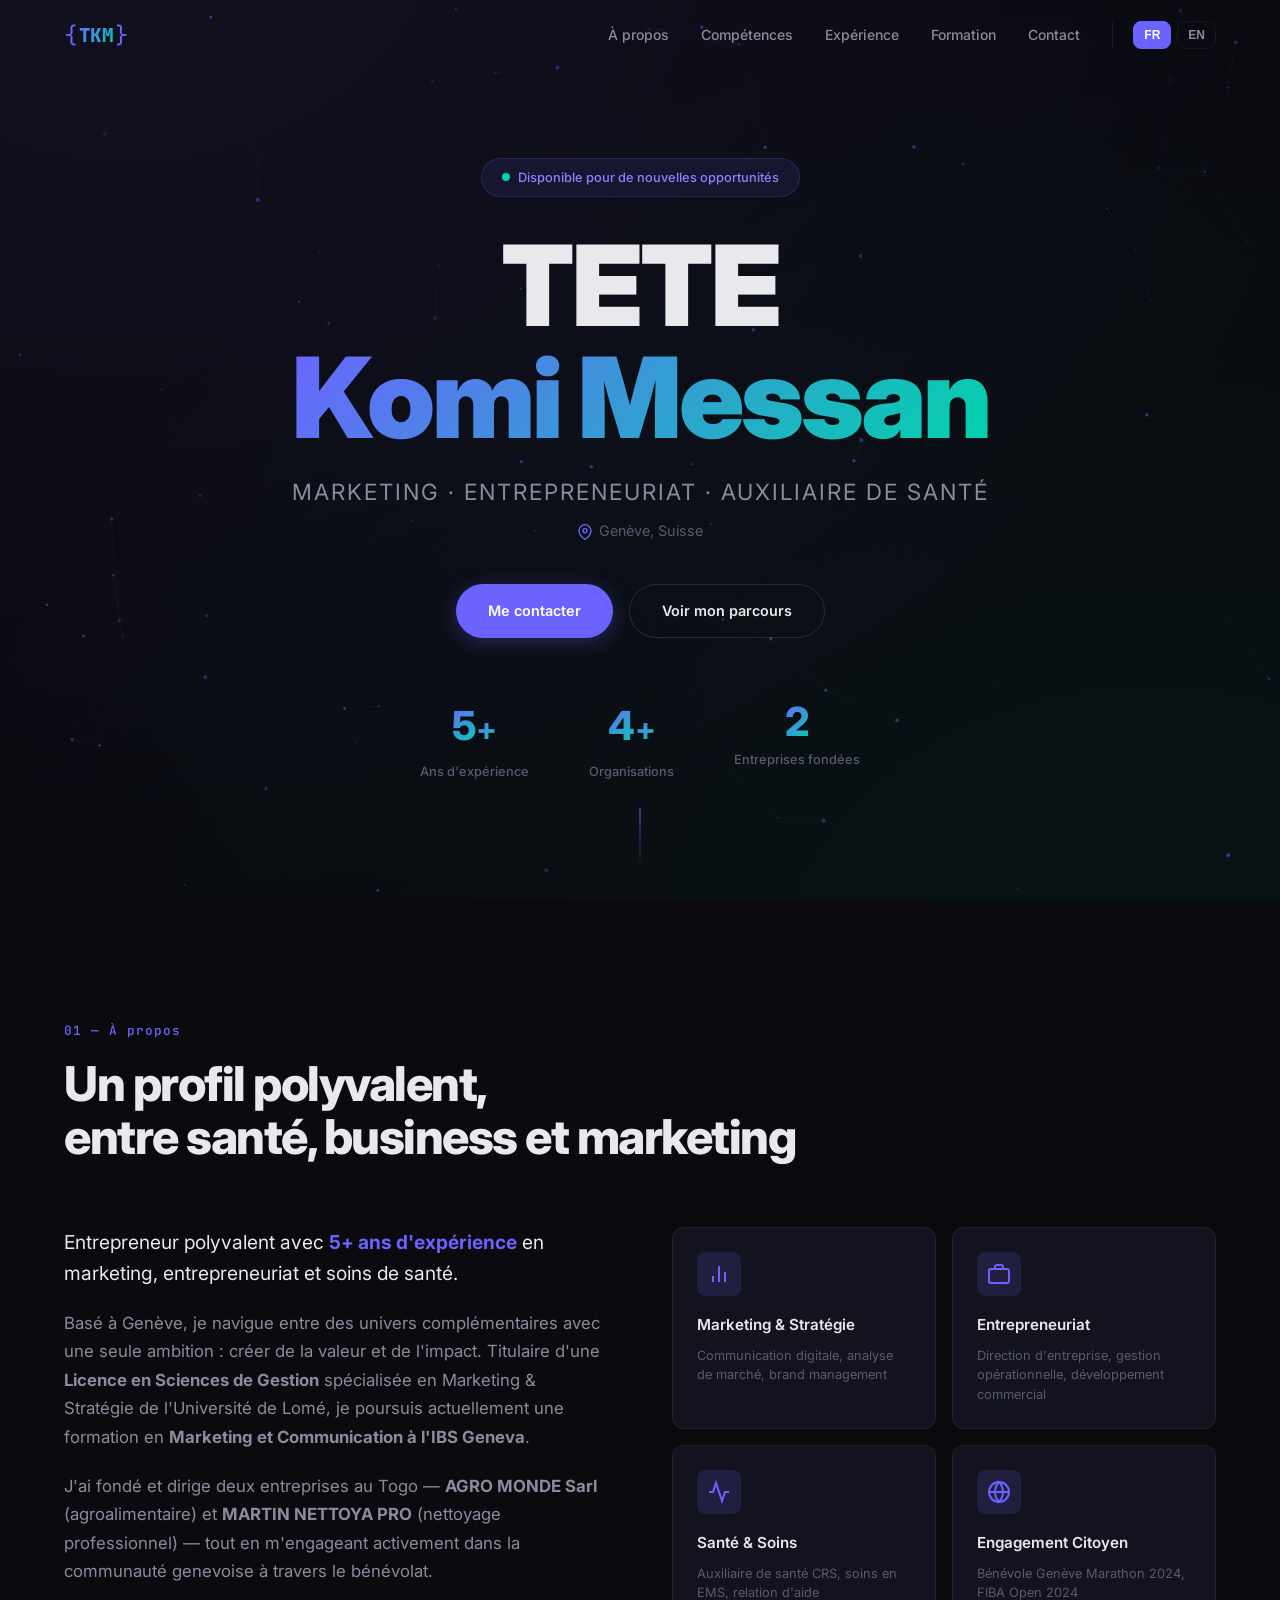
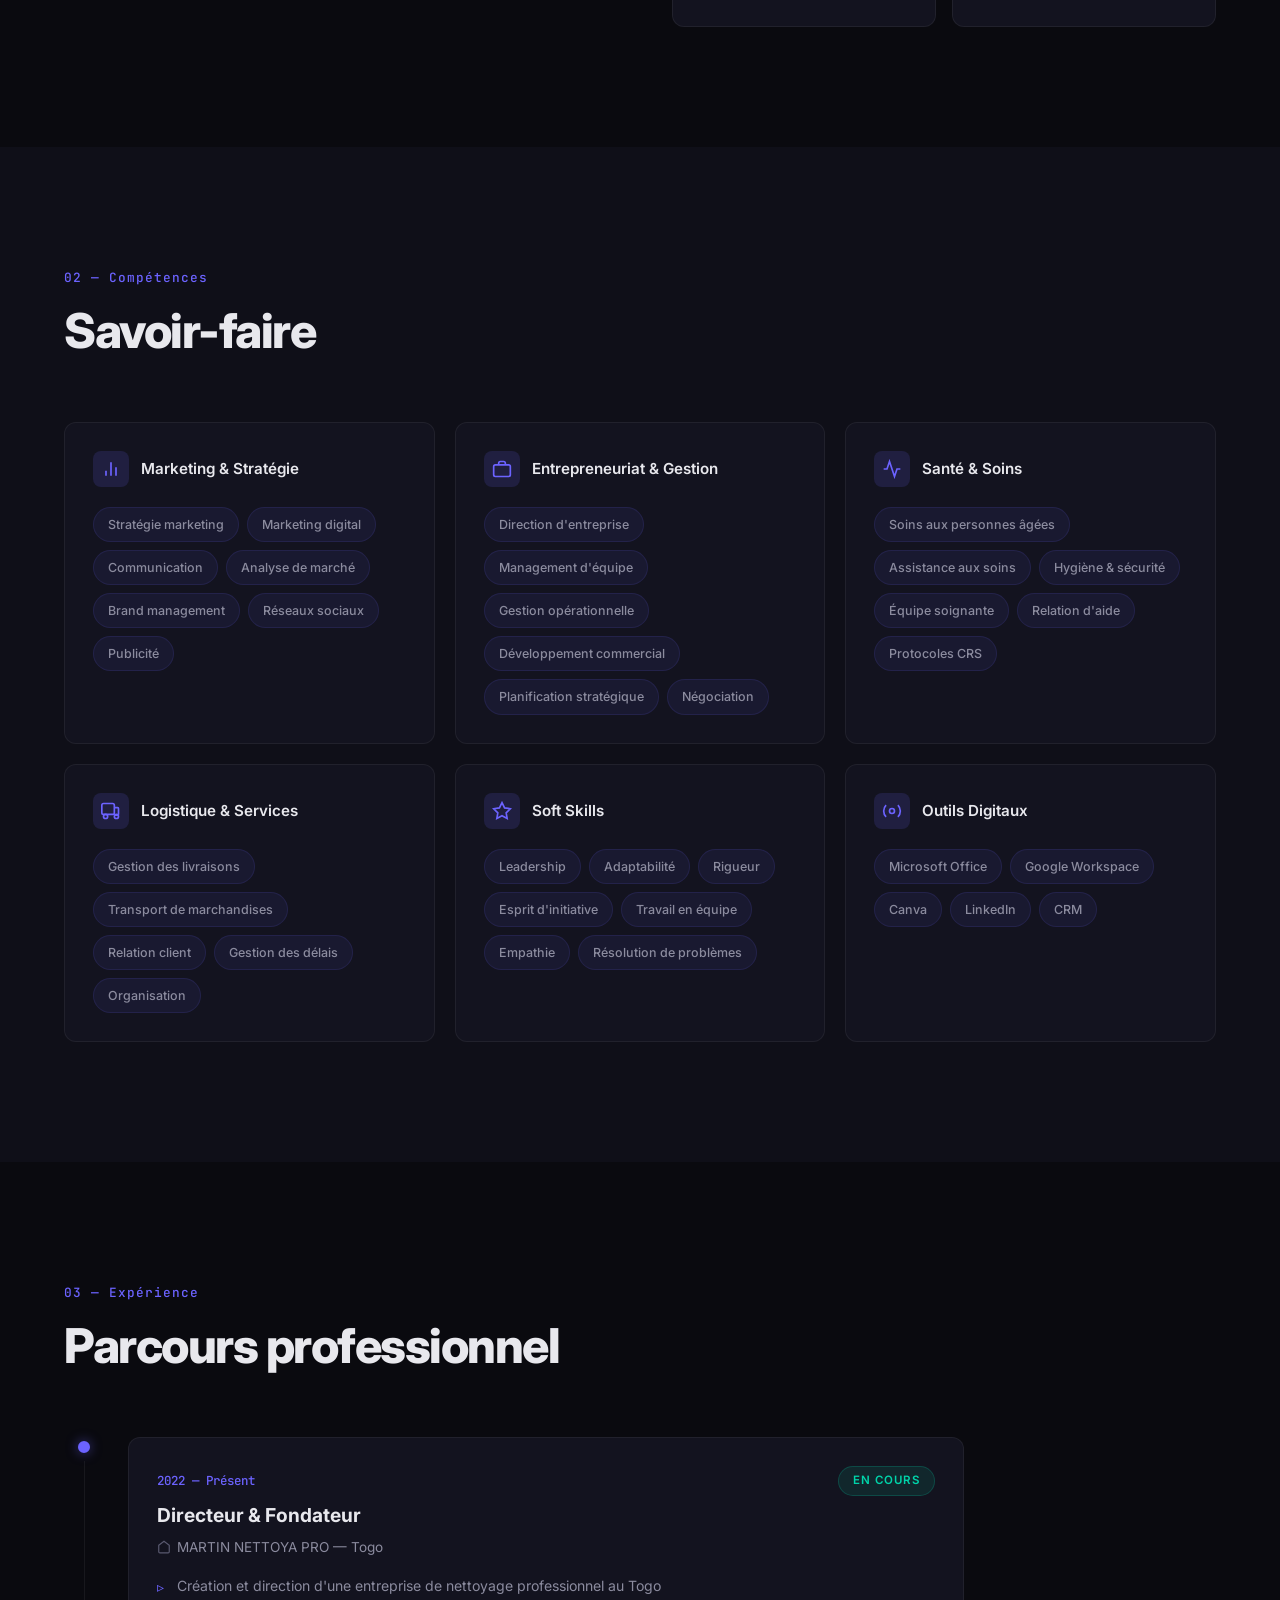
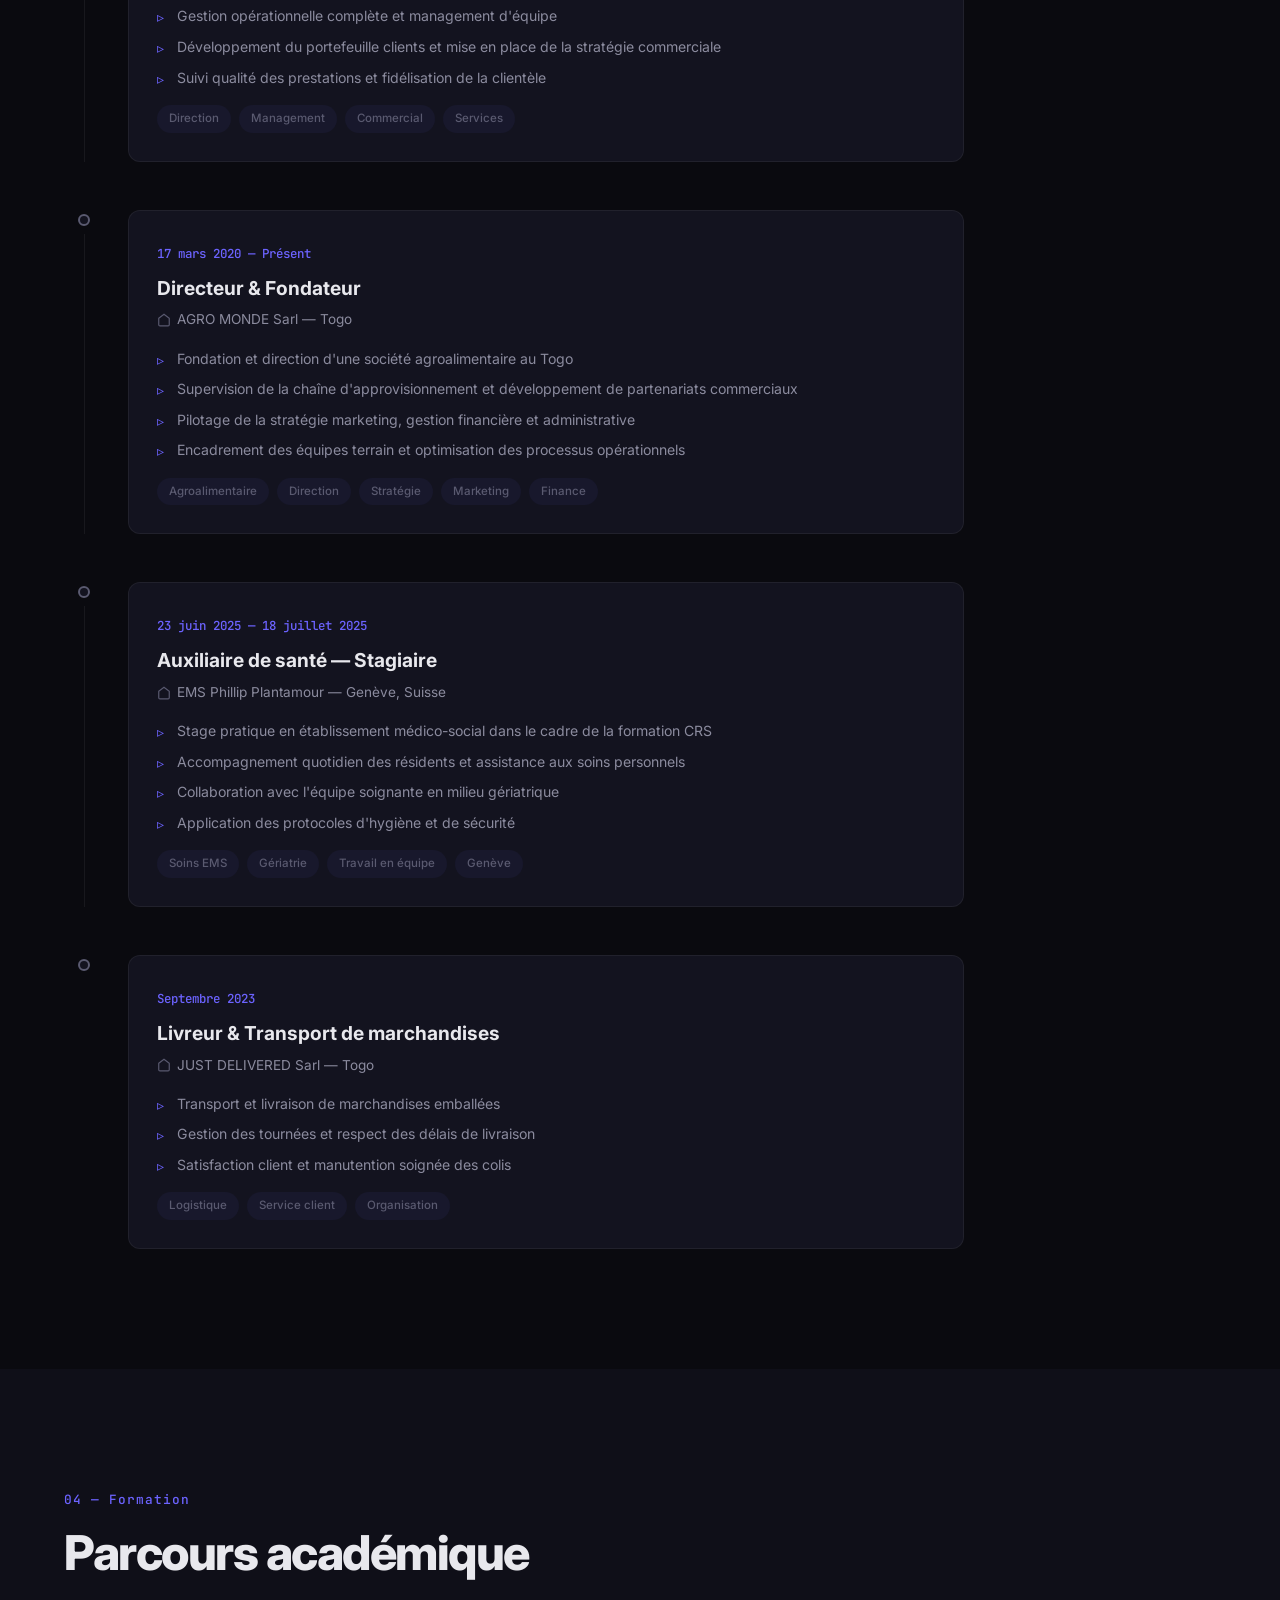
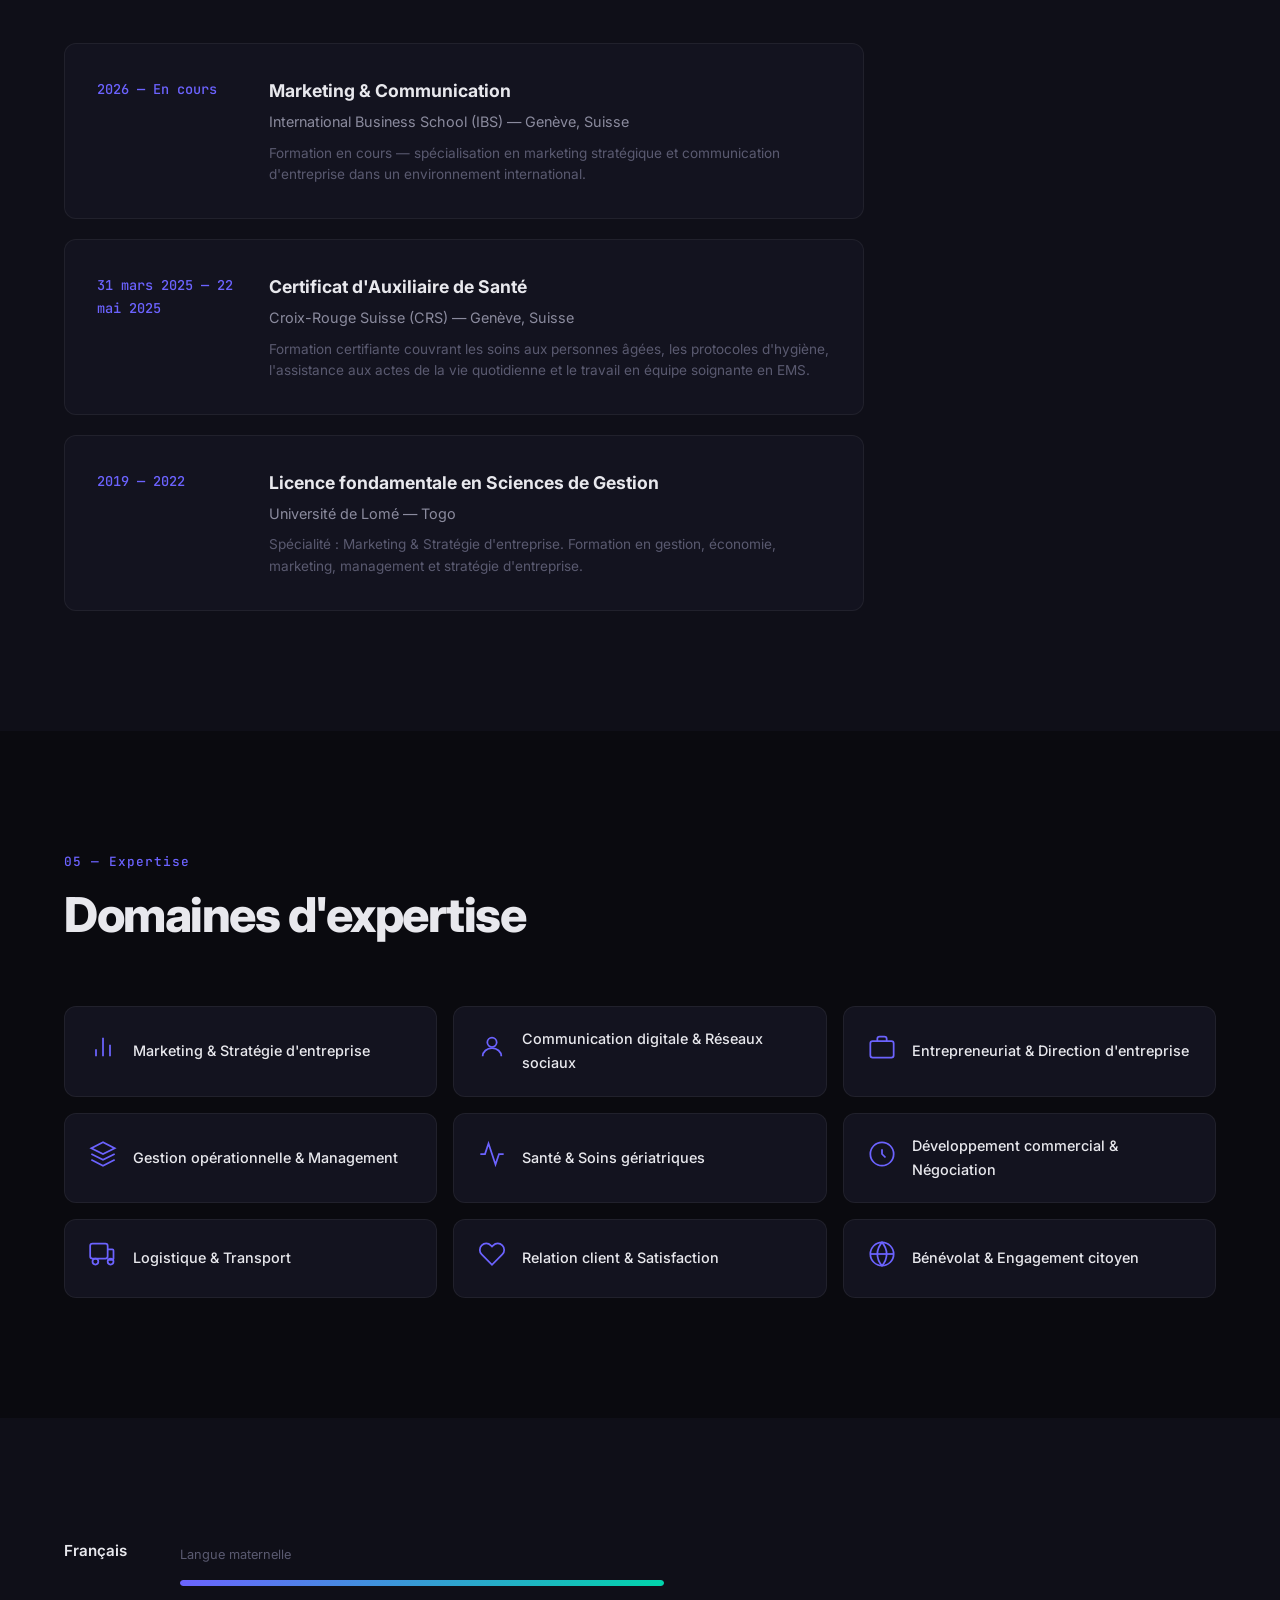
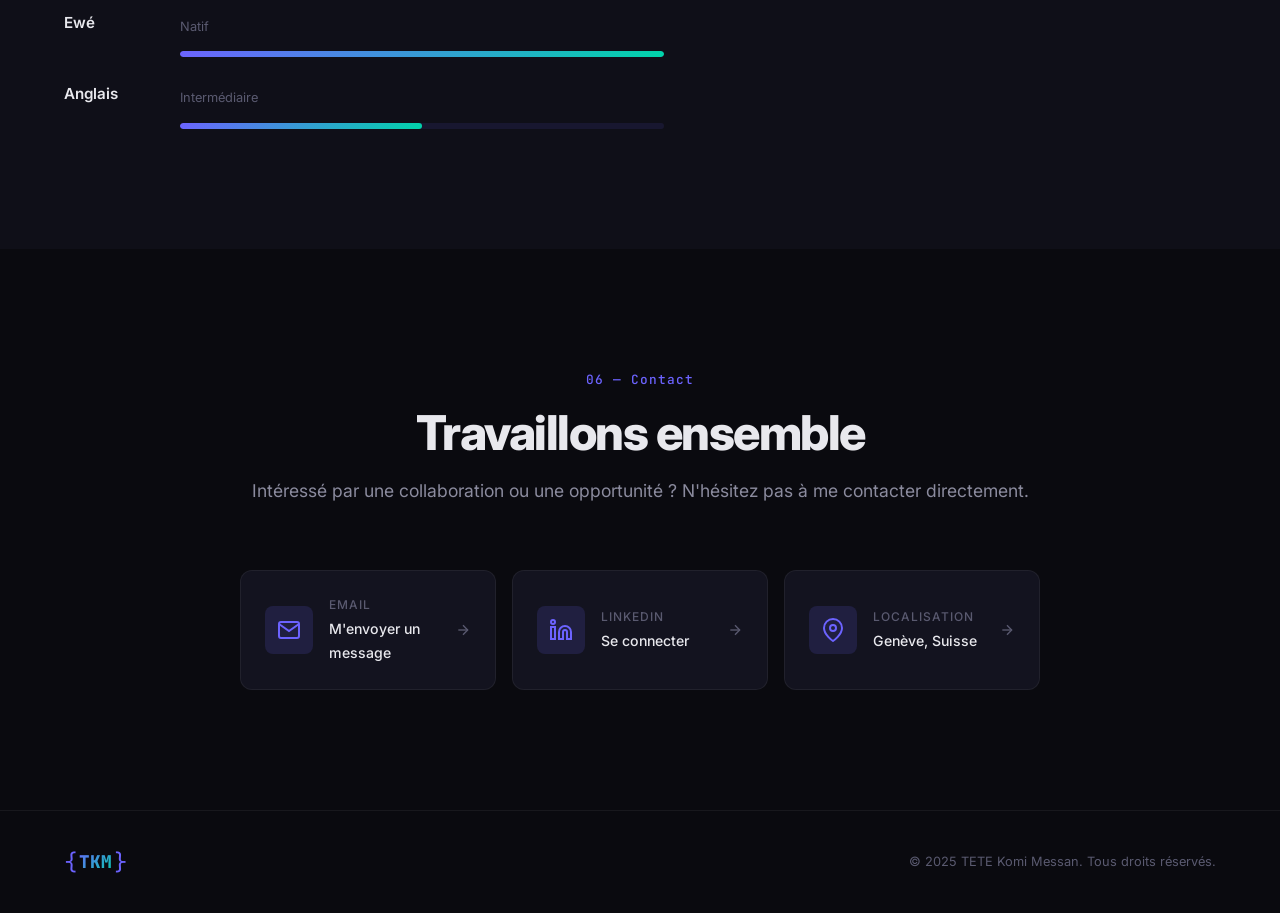
<file: index.html>
<!DOCTYPE html>
<html lang="fr">
<head>
    <meta charset="UTF-8">
    <meta name="viewport" content="width=device-width, initial-scale=1.0">
    <title id="pageTitle">TETE Komi Messan | Marketing & Entrepreneuriat</title>
    <link rel="stylesheet" href="style.css">
    <link rel="preconnect" href="https://fonts.googleapis.com">
    <link rel="preconnect" href="https://fonts.gstatic.com" crossorigin>
    <link href="https://fonts.googleapis.com/css2?family=Inter:wght@300;400;500;600;700;800;900&family=JetBrains+Mono:wght@400;500;600&display=swap" rel="stylesheet">
</head>
<body>
    <!-- Cursor glow effect -->
    <div class="cursor-glow" id="cursorGlow"></div>

    <!-- Navigation -->
    <nav class="nav" id="nav">
        <div class="nav-container">
            <a href="#hero" class="nav-logo"><span class="logo-bracket">{</span><span class="logo-text">TKM</span><span class="logo-bracket">}</span></a>
            <div class="nav-links">
                <a href="#about" class="nav-link" data-i18n="nav.about">À propos</a>
                <a href="#skills" class="nav-link" data-i18n="nav.skills">Compétences</a>
                <a href="#experience" class="nav-link" data-i18n="nav.experience">Expérience</a>
                <a href="#education" class="nav-link" data-i18n="nav.education">Formation</a>
                <a href="#contact" class="nav-link" data-i18n="nav.contact">Contact</a>
                <div class="language-selector">
                    <button class="lang-btn active" data-lang="fr">FR</button>
                    <button class="lang-btn" data-lang="en">EN</button>
                </div>
            </div>
            <button class="nav-toggle" id="navToggle" aria-label="Toggle menu">
                <span></span><span></span><span></span>
            </button>
        </div>
        <!-- Mobile menu -->
        <div class="mobile-menu" id="mobileMenu">
            <a href="#about" class="mobile-link" data-i18n="nav.about">À propos</a>
            <a href="#skills" class="mobile-link" data-i18n="nav.skills">Compétences</a>
            <a href="#experience" class="mobile-link" data-i18n="nav.experience">Expérience</a>
            <a href="#education" class="mobile-link" data-i18n="nav.education">Formation</a>
            <a href="#contact" class="mobile-link" data-i18n="nav.contact">Contact</a>
            <div class="mobile-language-selector">
                <button class="lang-btn active" data-lang="fr">Français</button>
                <button class="lang-btn" data-lang="en">English</button>
            </div>
        </div>
    </nav>

    <!-- Hero Section -->
    <section class="hero" id="hero">
        <div class="hero-bg">
            <canvas id="particleCanvas"></canvas>
        </div>
        <div class="hero-content">
            <div class="hero-badge reveal">
                <span class="badge-dot"></span>
                <span data-i18n="hero.badge">Disponible pour de nouvelles opportunités</span>
            </div>
            <h1 class="hero-name reveal">
                <span class="hero-name-line" data-i18n="hero.title1">TETE</span>
                <span class="hero-name-line accent" data-i18n="hero.title2">Komi Messan</span>
            </h1>
            <p class="hero-title reveal" data-i18n="hero.subtitle">Marketing · Entrepreneuriat · Auxiliaire de Santé</p>
            <p class="hero-location reveal">
                <svg width="16" height="16" viewBox="0 0 24 24" fill="none" stroke="currentColor" stroke-width="2">
                    <path d="M21 10c0 7-9 13-9 13s-9-6-9-13a9 9 0 0 1 18 0z"></path>
                    <circle cx="12" cy="10" r="3"></circle>
                </svg>
                <span data-i18n="hero.location">Genève, Suisse</span>
            </p>
            <div class="hero-cta reveal">
                <a href="#contact" class="btn btn-primary" data-i18n="hero.cta1">Me contacter</a>
                <a href="#experience" class="btn btn-outline" data-i18n="hero.cta2">Voir mon parcours</a>
            </div>
            <div class="hero-stats reveal">
                <div class="stat">
                    <span class="stat-number" data-count="5">0</span><span class="stat-plus">+</span>
                    <span class="stat-label" data-i18n="hero.stat1Label">Ans d'expérience</span>
                </div>
                <div class="stat">
                    <span class="stat-number" data-count="4">0</span><span class="stat-plus">+</span>
                    <span class="stat-label" data-i18n="hero.stat2Label">Organisations</span>
                </div>
                <div class="stat">
                    <span class="stat-number" data-count="2">0</span>
                    <span class="stat-label" data-i18n="hero.stat3Label">Entreprises fondées</span>
                </div>
            </div>
        </div>
        <div class="scroll-indicator">
            <div class="scroll-line"></div>
        </div>
    </section>

    <!-- About Section -->
    <section class="section" id="about">
        <div class="container">
            <div class="section-header reveal">
                <span class="section-tag" data-i18n="about.tag">01 — À propos</span>
                <h2 class="section-title" data-i18n="about.title">Un profil polyvalent,<br>entre santé, business et marketing</h2>
            </div>
            <div class="about-grid">
                <div class="about-text reveal">
                    <p class="about-lead" data-i18n="about.lead">Entrepreneur polyvalent avec <strong>5+ ans d'expérience</strong> en marketing, entrepreneuriat et soins de santé.</p>
                    <p data-i18n="about.desc1">Basé à Genève, je navigue entre des univers complémentaires avec une seule ambition : créer de la valeur et de l'impact. Titulaire d'une <strong>Licence en Sciences de Gestion</strong> spécialisée en Marketing & Stratégie de l'Université de Lomé, je poursuis actuellement une formation en <strong>Marketing et Communication à l'IBS Geneva</strong>.</p>
                    <p data-i18n="about.desc2">J'ai fondé et dirige deux entreprises au Togo — <strong>AGRO MONDE Sarl</strong> (agroalimentaire) et <strong>MARTIN NETTOYA PRO</strong> (nettoyage professionnel) — tout en m'engageant activement dans la communauté genevoise à travers le bénévolat.</p>
                </div>
                <div class="about-highlights reveal">
                    <div class="highlight-card">
                        <div class="highlight-icon">
                            <svg width="24" height="24" viewBox="0 0 24 24" fill="none" stroke="currentColor" stroke-width="2">
                                <path d="M18 20V10M12 20V4M6 20v-6"></path>
                            </svg>
                        </div>
                        <h3 data-i18n="about.marketing">Marketing & Stratégie</h3>
                        <p data-i18n="about.marketingDesc">Communication digitale, analyse de marché, brand management</p>
                    </div>
                    <div class="highlight-card">
                        <div class="highlight-icon">
                            <svg width="24" height="24" viewBox="0 0 24 24" fill="none" stroke="currentColor" stroke-width="2">
                                <rect x="2" y="7" width="20" height="14" rx="2"></rect>
                                <path d="M16 7V5a2 2 0 0 0-2-2h-4a2 2 0 0 0-2 2v2"></path>
                            </svg>
                        </div>
                        <h3 data-i18n="about.entrepreneuriat">Entrepreneuriat</h3>
                        <p data-i18n="about.entrepreneuriatDesc">Direction d'entreprise, gestion opérationnelle, développement commercial</p>
                    </div>
                    <div class="highlight-card">
                        <div class="highlight-icon">
                            <svg width="24" height="24" viewBox="0 0 24 24" fill="none" stroke="currentColor" stroke-width="2">
                                <path d="M22 12h-4l-3 9L9 3l-3 9H2"></path>
                            </svg>
                        </div>
                        <h3 data-i18n="about.sante">Santé & Soins</h3>
                        <p data-i18n="about.santeDesc">Auxiliaire de santé CRS, soins en EMS, relation d'aide</p>
                    </div>
                    <div class="highlight-card">
                        <div class="highlight-icon">
                            <svg width="24" height="24" viewBox="0 0 24 24" fill="none" stroke="currentColor" stroke-width="2">
                                <circle cx="12" cy="12" r="10"></circle>
                                <path d="M12 2a15.3 15.3 0 0 1 4 10 15.3 15.3 0 0 1-4 10 15.3 15.3 0 0 1-4-10 15.3 15.3 0 0 1 4-10z"></path>
                                <path d="M2 12h20"></path>
                            </svg>
                        </div>
                        <h3 data-i18n="about.engagement">Engagement Citoyen</h3>
                        <p data-i18n="about.engagementDesc">Bénévole Genève Marathon 2024, FIBA Open 2024</p>
                    </div>
                </div>
            </div>
        </div>
    </section>

    <!-- Skills Section -->
    <section class="section section-dark" id="skills">
        <div class="container">
            <div class="section-header reveal">
                <span class="section-tag" data-i18n="skills.tag">02 — Compétences</span>
                <h2 class="section-title" data-i18n="skills.title">Savoir-faire</h2>
            </div>
            <div class="skills-grid">
                <div class="skill-category reveal">
                    <div class="skill-category-header">
                        <div class="skill-icon">
                            <svg width="20" height="20" viewBox="0 0 24 24" fill="none" stroke="currentColor" stroke-width="2">
                                <path d="M18 20V10M12 20V4M6 20v-6"></path>
                            </svg>
                        </div>
                        <h3 data-i18n="skills.marketing">Marketing & Stratégie</h3>
                    </div>
                    <div class="skill-tags" id="skill-tags-marketing"></div>
                </div>
                <div class="skill-category reveal">
                    <div class="skill-category-header">
                        <div class="skill-icon">
                            <svg width="20" height="20" viewBox="0 0 24 24" fill="none" stroke="currentColor" stroke-width="2">
                                <rect x="2" y="7" width="20" height="14" rx="2"></rect>
                                <path d="M16 7V5a2 2 0 0 0-2-2h-4a2 2 0 0 0-2 2v2"></path>
                            </svg>
                        </div>
                        <h3 data-i18n="skills.entrepreneuriat">Entrepreneuriat & Gestion</h3>
                    </div>
                    <div class="skill-tags" id="skill-tags-entrepreneuriat"></div>
                </div>
                <div class="skill-category reveal">
                    <div class="skill-category-header">
                        <div class="skill-icon">
                            <svg width="20" height="20" viewBox="0 0 24 24" fill="none" stroke="currentColor" stroke-width="2">
                                <path d="M22 12h-4l-3 9L9 3l-3 9H2"></path>
                            </svg>
                        </div>
                        <h3 data-i18n="skills.sante">Santé & Soins</h3>
                    </div>
                    <div class="skill-tags" id="skill-tags-sante"></div>
                </div>
                <div class="skill-category reveal">
                    <div class="skill-category-header">
                        <div class="skill-icon">
                            <svg width="20" height="20" viewBox="0 0 24 24" fill="none" stroke="currentColor" stroke-width="2">
                                <rect x="1" y="3" width="15" height="13" rx="2"></rect>
                                <path d="M16 8h4a1 1 0 0 1 1 1v7a1 1 0 0 1-1 1h-4"></path>
                                <circle cx="5.5" cy="18.5" r="2.5"></circle>
                                <circle cx="18.5" cy="18.5" r="2.5"></circle>
                            </svg>
                        </div>
                        <h3 data-i18n="skills.logistique">Logistique & Services</h3>
                    </div>
                    <div class="skill-tags" id="skill-tags-logistique"></div>
                </div>
                <div class="skill-category reveal">
                    <div class="skill-category-header">
                        <div class="skill-icon">
                            <svg width="20" height="20" viewBox="0 0 24 24" fill="none" stroke="currentColor" stroke-width="2">
                                <polygon points="12 2 15.09 8.26 22 9.27 17 14.14 18.18 21.02 12 17.77 5.82 21.02 7 14.14 2 9.27 8.91 8.26 12 2"></polygon>
                            </svg>
                        </div>
                        <h3 data-i18n="skills.softskills">Soft Skills</h3>
                    </div>
                    <div class="skill-tags" id="skill-tags-softskills"></div>
                </div>
                <div class="skill-category reveal">
                    <div class="skill-category-header">
                        <div class="skill-icon">
                            <svg width="20" height="20" viewBox="0 0 24 24" fill="none" stroke="currentColor" stroke-width="2">
                                <circle cx="12" cy="12" r="3"></circle>
                                <path d="M19.07 4.93a10 10 0 0 1 0 14.14M4.93 4.93a10 10 0 0 0 0 14.14"></path>
                            </svg>
                        </div>
                        <h3 data-i18n="skills.outils">Outils Digitaux</h3>
                    </div>
                    <div class="skill-tags" id="skill-tags-outils"></div>
                </div>
            </div>
        </div>
    </section>

    <!-- Experience Section -->
    <section class="section" id="experience">
        <div class="container">
            <div class="section-header reveal">
                <span class="section-tag" data-i18n="experience.tag">03 — Expérience</span>
                <h2 class="section-title" data-i18n="experience.title">Parcours professionnel</h2>
            </div>
            <div class="timeline" id="experienceTimeline">
            </div>
        </div>
    </section>

    <!-- Education Section -->
    <section class="section section-dark" id="education">
        <div class="container">
            <div class="section-header reveal">
                <span class="section-tag" data-i18n="education.tag">04 — Formation</span>
                <h2 class="section-title" data-i18n="education.title">Parcours académique</h2>
            </div>
            <div class="education-grid" id="educationGrid">
            </div>
        </div>
    </section>

    <!-- Expertise Section -->
    <section class="section" id="expertise">
        <div class="container">
            <div class="section-header reveal">
                <span class="section-tag" data-i18n="expertise.tag">05 — Expertise</span>
                <h2 class="section-title" data-i18n="expertise.title">Domaines d'expertise</h2>
            </div>
            <div class="expertise-grid reveal" id="expertiseGrid">
            </div>
        </div>
    </section>

    <!-- Languages Section -->
    <section class="section section-dark" id="languages">
        <div class="container">
            <div class="languages-bar reveal">
                <div class="language-item">
                    <span class="language-name" data-i18n="languages.french">Français</span>
                    <span class="language-level" data-i18n="languages.native">Langue maternelle</span>
                    <div class="language-bar"><div class="language-fill" data-width="100"></div></div>
                </div>
                <div class="language-item">
                    <span class="language-name" data-i18n="languages.ewe">Ewé</span>
                    <span class="language-level" data-i18n="languages.nativeEwe">Natif</span>
                    <div class="language-bar"><div class="language-fill" data-width="100"></div></div>
                </div>
                <div class="language-item">
                    <span class="language-name" data-i18n="languages.english">Anglais</span>
                    <span class="language-level" data-i18n="languages.intermediate">Intermédiaire</span>
                    <div class="language-bar"><div class="language-fill" data-width="50"></div></div>
                </div>
            </div>
        </div>
    </section>

    <!-- Contact Section -->
    <section class="section" id="contact">
        <div class="container">
            <div class="contact-wrapper reveal">
                <div class="section-header">
                    <span class="section-tag" data-i18n="contact.tag">06 — Contact</span>
                    <h2 class="section-title" data-i18n="contact.title">Travaillons ensemble</h2>
                    <p class="contact-subtitle" data-i18n="contact.subtitle">Intéressé par une collaboration ou une opportunité ? N'hésitez pas à me contacter directement.</p>
                </div>
                <div class="contact-links">
                    <a href="mailto:ktetetudiant123@gmail.com" class="contact-card">
                        <div class="contact-icon">
                            <svg width="24" height="24" viewBox="0 0 24 24" fill="none" stroke="currentColor" stroke-width="2">
                                <path d="M4 4h16c1.1 0 2 .9 2 2v12c0 1.1-.9 2-2 2H4c-1.1 0-2-.9-2-2V6c0-1.1.9-2 2-2z"></path>
                                <polyline points="22,6 12,13 2,6"></polyline>
                            </svg>
                        </div>
                        <div>
                            <span class="contact-label" data-i18n="contact.email">Email</span>
                            <span class="contact-value" data-i18n="contact.emailDesc">M'envoyer un message</span>
                        </div>
                        <svg class="contact-arrow" width="16" height="16" viewBox="0 0 24 24" fill="none" stroke="currentColor" stroke-width="2">
                            <line x1="5" y1="12" x2="19" y2="12"></line>
                            <polyline points="12 5 19 12 12 19"></polyline>
                        </svg>
                    </a>
                    <a href="https://www.linkedin.com/in/martin-tete-21938b289/" target="_blank" rel="noopener noreferrer" class="contact-card">
                        <div class="contact-icon">
                            <svg width="24" height="24" viewBox="0 0 24 24" fill="none" stroke="currentColor" stroke-width="2">
                                <path d="M16 8a6 6 0 0 1 6 6v7h-4v-7a2 2 0 0 0-2-2 2 2 0 0 0-2 2v7h-4v-7a6 6 0 0 1 6-6z"></path>
                                <rect x="2" y="9" width="4" height="12"></rect>
                                <circle cx="4" cy="4" r="2"></circle>
                            </svg>
                        </div>
                        <div>
                            <span class="contact-label" data-i18n="contact.linkedin">LinkedIn</span>
                            <span class="contact-value" data-i18n="contact.linkedinDesc">Se connecter</span>
                        </div>
                        <svg class="contact-arrow" width="16" height="16" viewBox="0 0 24 24" fill="none" stroke="currentColor" stroke-width="2">
                            <line x1="5" y1="12" x2="19" y2="12"></line>
                            <polyline points="12 5 19 12 12 19"></polyline>
                        </svg>
                    </a>
                    <a href="#" class="contact-card">
                        <div class="contact-icon">
                            <svg width="24" height="24" viewBox="0 0 24 24" fill="none" stroke="currentColor" stroke-width="2">
                                <path d="M21 10c0 7-9 13-9 13s-9-6-9-13a9 9 0 0 1 18 0z"></path>
                                <circle cx="12" cy="10" r="3"></circle>
                            </svg>
                        </div>
                        <div>
                            <span class="contact-label" data-i18n="contact.location">Localisation</span>
                            <span class="contact-value" data-i18n="contact.locationDesc">Genève, Suisse</span>
                        </div>
                        <svg class="contact-arrow" width="16" height="16" viewBox="0 0 24 24" fill="none" stroke="currentColor" stroke-width="2">
                            <line x1="5" y1="12" x2="19" y2="12"></line>
                            <polyline points="12 5 19 12 12 19"></polyline>
                        </svg>
                    </a>
                </div>
            </div>
        </div>
    </section>

    <!-- Footer -->
    <footer class="footer">
        <div class="container">
            <div class="footer-content">
                <span class="footer-logo"><span class="logo-bracket">{</span><span class="logo-text">TKM</span><span class="logo-bracket">}</span></span>
                <p data-i18n="footer.copyright">&copy; 2025 TETE Komi Messan. Tous droits réservés.</p>
            </div>
        </div>
    </footer>

    <script src="translations.js"></script>
    <script src="script.js"></script>
</body>
</html>
</file>
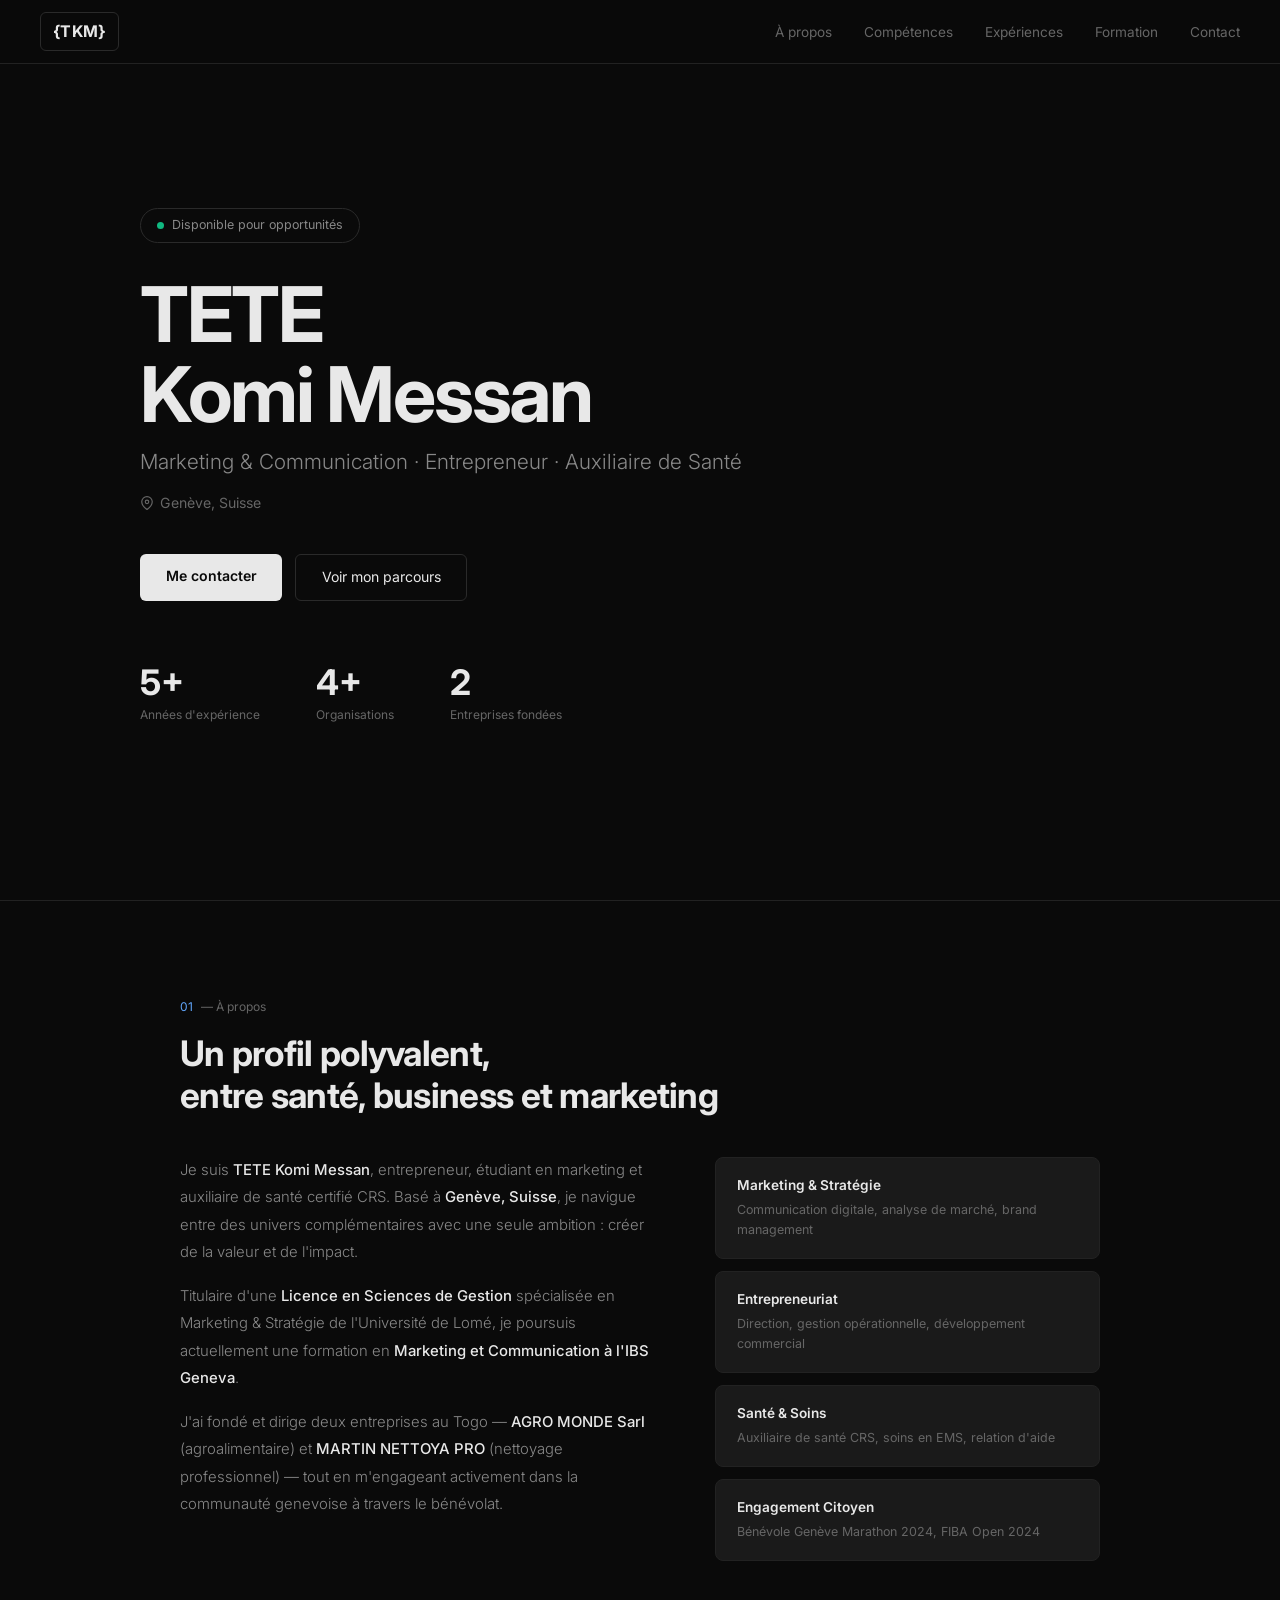
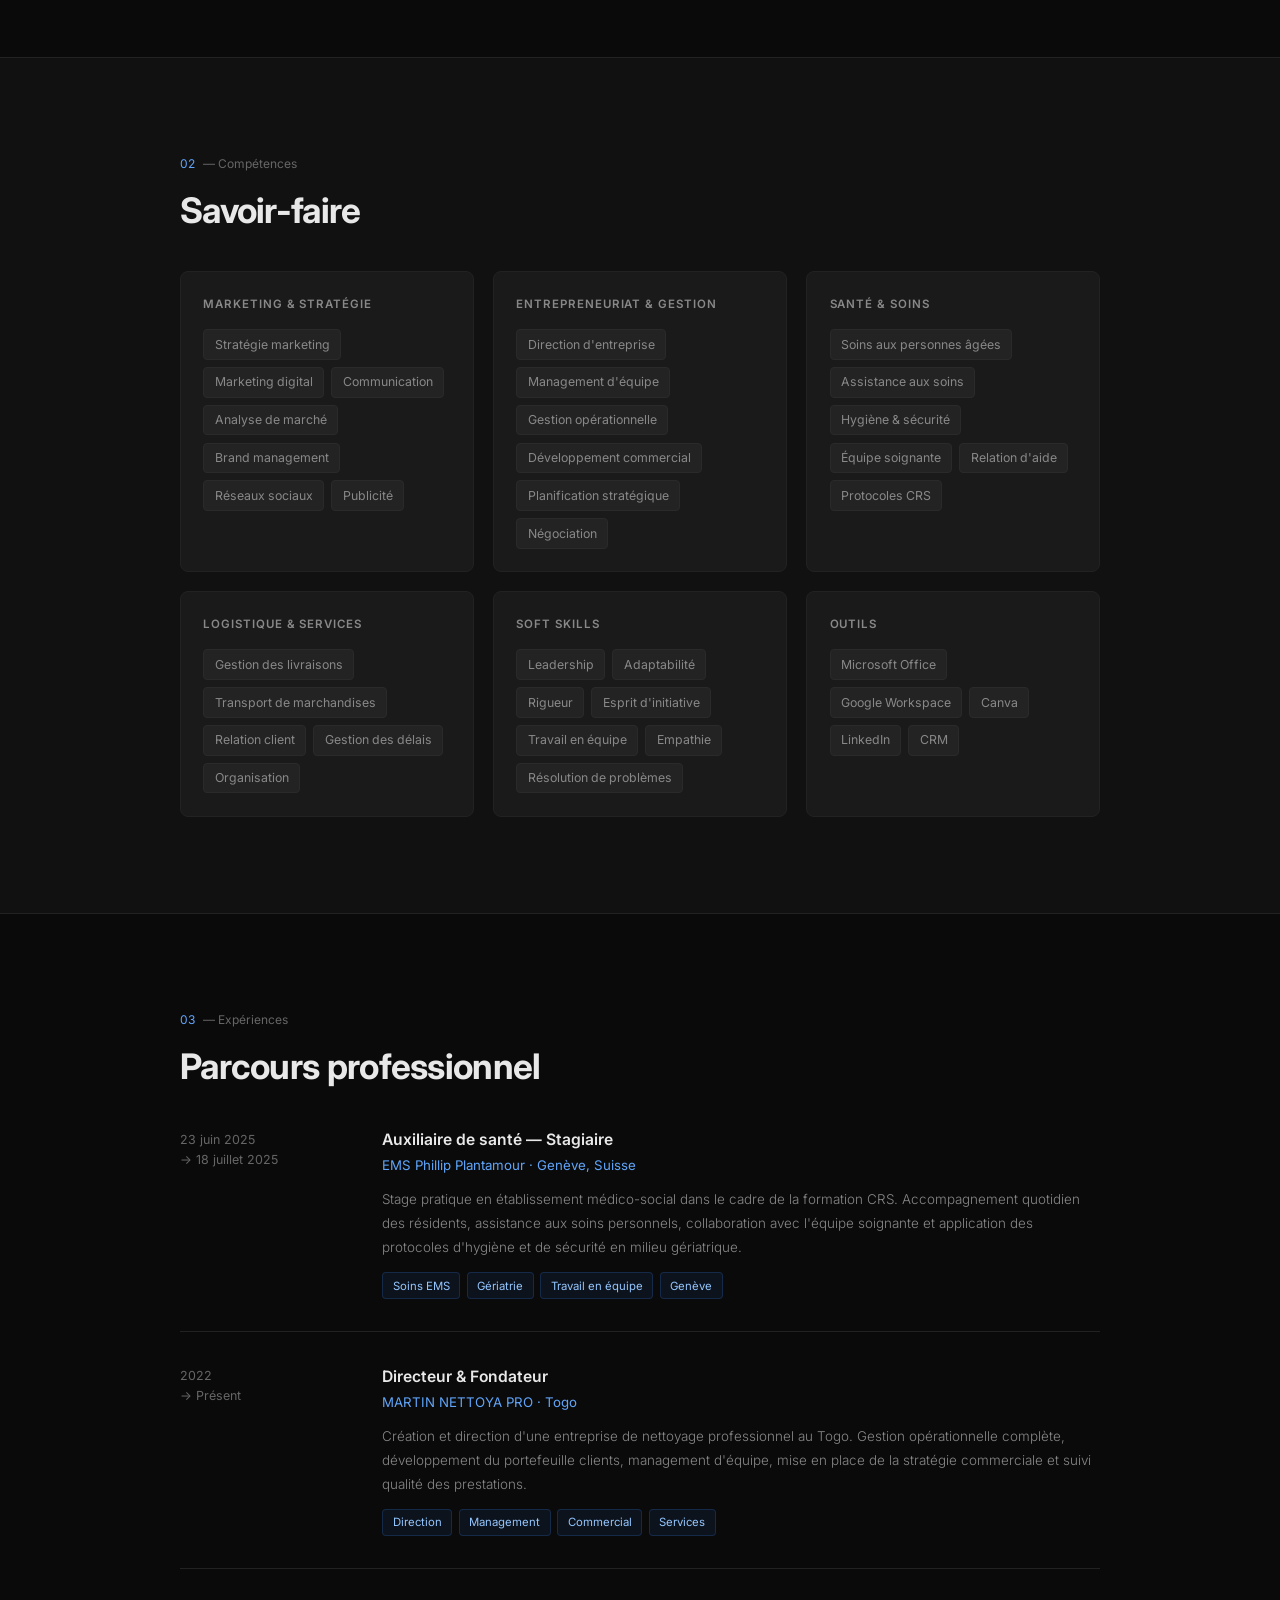
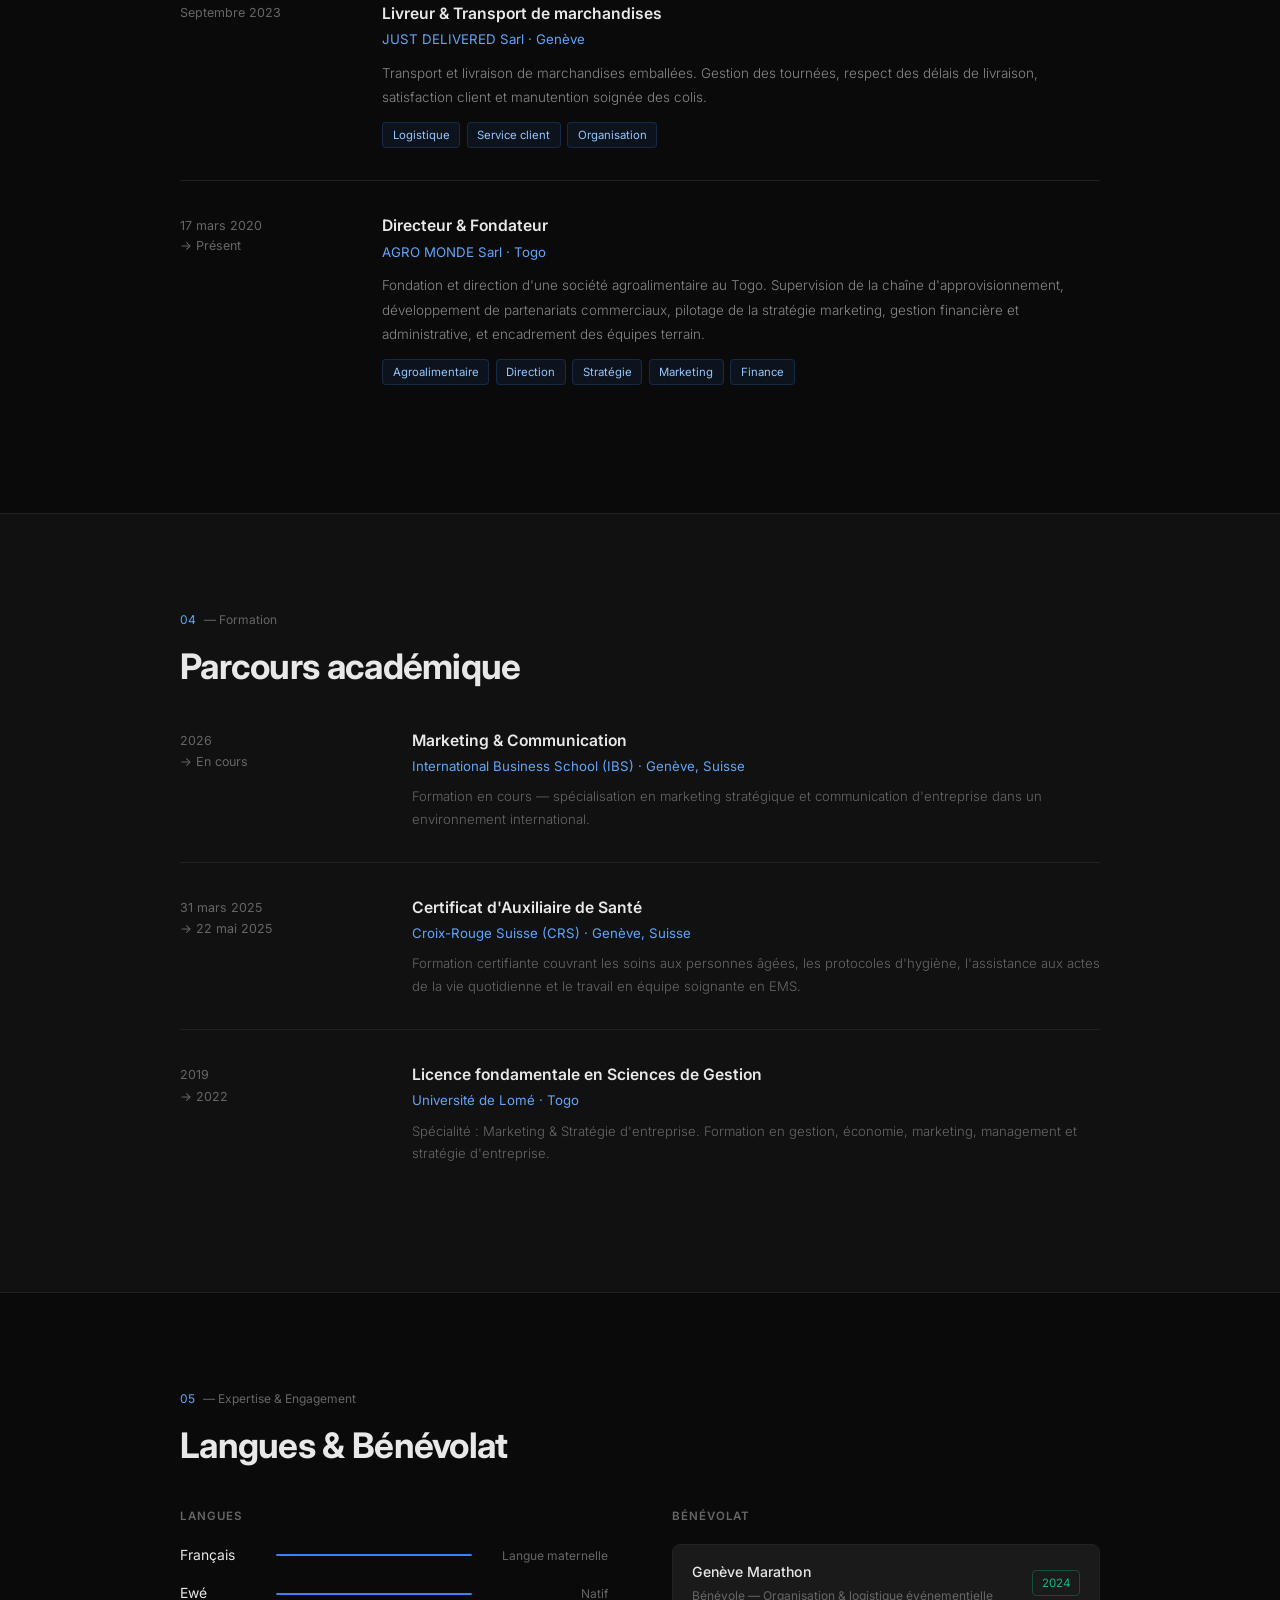
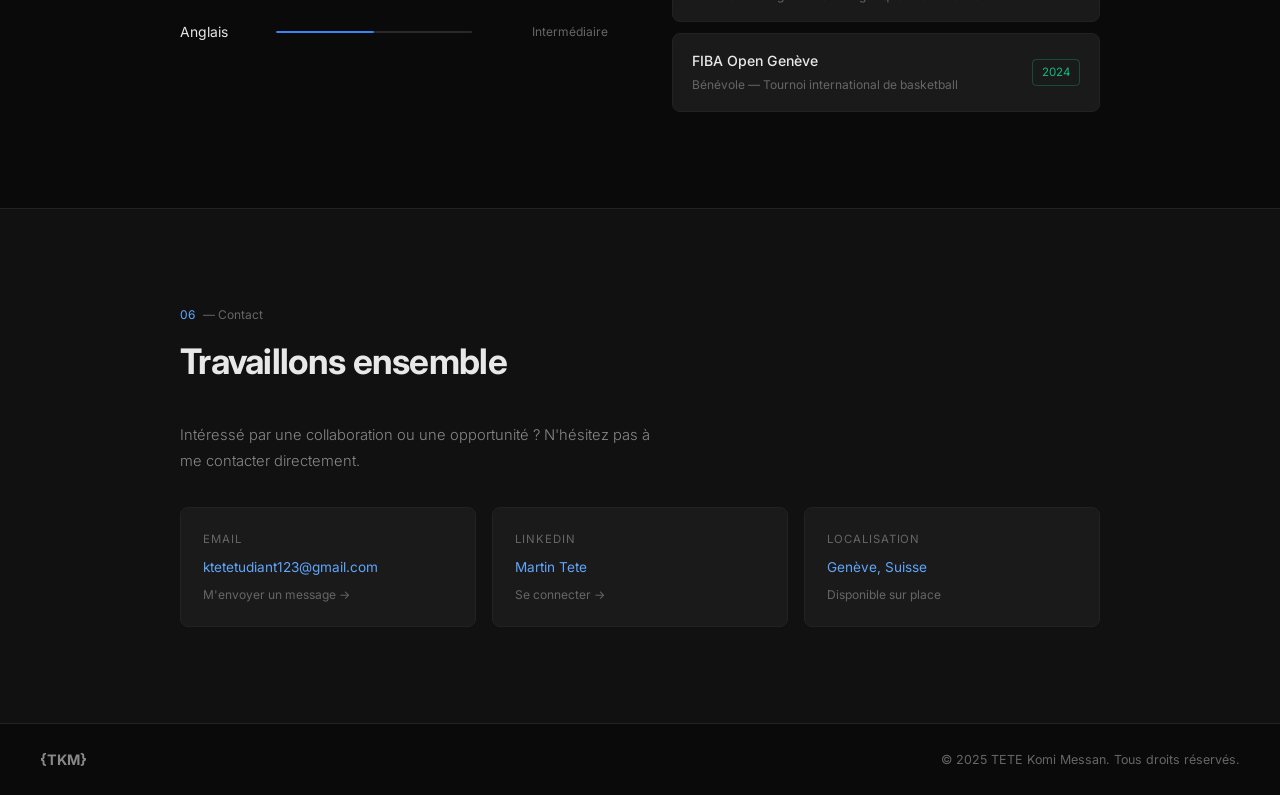
<file: portfolio.html>
<!DOCTYPE html>
<html lang="fr">
<head>
<meta charset="UTF-8">
<meta name="viewport" content="width=device-width, initial-scale=1.0">
<title>TETE Komi Messan | Marketing & Entrepreneuriat</title>
<link href="https://fonts.googleapis.com/css2?family=Inter:wght@300;400;500;600;700&display=swap" rel="stylesheet">
<style>
*{margin:0;padding:0;box-sizing:border-box}
:root{
  --bg:#0a0a0a;
  --bg2:#111111;
  --bg3:#1a1a1a;
  --border:#222;
  --border2:#2a2a2a;
  --text:#e8e8e8;
  --muted:#666;
  --muted2:#888;
  --accent:#3b82f6;
  --accent2:#60a5fa;
  --green:#10b981;
}
html{scroll-behavior:smooth}
body{font-family:'Inter',sans-serif;background:var(--bg);color:var(--text);line-height:1.6;overflow-x:hidden}

/* NAV */
nav{
  position:fixed;top:0;left:0;right:0;z-index:100;
  display:flex;align-items:center;justify-content:space-between;
  padding:0 2.5rem;height:64px;
  background:rgba(10,10,10,0.92);backdrop-filter:blur(20px);
  border-bottom:1px solid var(--border);
}
.nav-logo{
  font-size:1rem;font-weight:700;color:var(--text);text-decoration:none;
  border:1px solid var(--border2);padding:0.35rem 0.75rem;border-radius:6px;
  letter-spacing:0.02em;
}
.nav-links{display:flex;gap:2rem;list-style:none}
.nav-links a{color:var(--muted);text-decoration:none;font-size:0.85rem;font-weight:400;transition:color .2s}
.nav-links a:hover,.nav-links a.active{color:var(--text)}

/* HERO */
#hero{
  min-height:100vh;display:flex;flex-direction:column;justify-content:center;
  padding:6rem 2.5rem 4rem;
}
.hero-inner{max-width:1000px;margin:0 auto;width:100%}
.hero-badge{
  display:inline-flex;align-items:center;gap:0.5rem;
  border:1px solid var(--border2);border-radius:100px;
  padding:0.4rem 1rem;font-size:0.78rem;color:var(--muted2);
  margin-bottom:2rem;
}
.hero-badge-dot{width:7px;height:7px;border-radius:50%;background:var(--green);animation:pulse 2s infinite}
@keyframes pulse{0%,100%{opacity:1}50%{opacity:0.4}}
h1.hero-name{font-size:clamp(2.8rem,6vw,5rem);font-weight:700;line-height:1.05;margin-bottom:0.6rem;letter-spacing:-0.03em}
.hero-role{font-size:clamp(1rem,2.5vw,1.3rem);color:var(--muted2);font-weight:300;margin-bottom:0.8rem}
.hero-location{font-size:0.88rem;color:var(--muted);margin-bottom:2.5rem;display:flex;align-items:center;gap:0.4rem}
.hero-btns{display:flex;gap:0.8rem;flex-wrap:wrap;margin-bottom:4rem}
.btn-main{
  background:var(--text);color:var(--bg);padding:0.7rem 1.6rem;border-radius:6px;
  text-decoration:none;font-size:0.88rem;font-weight:600;transition:opacity .2s;border:none;cursor:pointer;
}
.btn-main:hover{opacity:0.85}
.btn-sec{
  border:1px solid var(--border2);color:var(--text);padding:0.7rem 1.6rem;border-radius:6px;
  text-decoration:none;font-size:0.88rem;font-weight:400;transition:background .2s;
}
.btn-sec:hover{background:var(--bg3)}
.hero-stats{display:flex;gap:3.5rem}
.stat-val{font-size:2.2rem;font-weight:700;color:var(--text);line-height:1}
.stat-label{font-size:0.75rem;color:var(--muted);margin-top:0.3rem}

/* SECTIONS */
.section-wrap{border-top:1px solid var(--border)}
.section{padding:6rem 2.5rem;max-width:1000px;margin:0 auto}
.section-bg{background:var(--bg2)}
.section-tag{font-size:0.75rem;color:var(--muted);margin-bottom:1rem;display:flex;align-items:center;gap:0.5rem}
.section-num{color:var(--accent2)}
.section-title{font-size:clamp(1.6rem,3vw,2.2rem);font-weight:700;letter-spacing:-0.02em;margin-bottom:2.5rem;line-height:1.2}

/* ABOUT */
.about-grid{display:grid;grid-template-columns:1.1fr 0.9fr;gap:4rem;align-items:start}
.about-text p{color:var(--muted2);line-height:1.85;font-size:0.93rem;font-weight:300;margin-bottom:1rem}
.about-text p strong{color:var(--text);font-weight:500}
.about-cards{display:flex;flex-direction:column;gap:0.75rem}
.about-card{
  background:var(--bg3);border:1px solid var(--border);border-radius:8px;
  padding:1.1rem 1.3rem;transition:border-color .2s;
}
.about-card:hover{border-color:var(--border2)}
.about-card-title{font-size:0.85rem;font-weight:600;color:var(--text);margin-bottom:0.2rem}
.about-card-sub{font-size:0.78rem;color:var(--muted)}

/* SKILLS */
.skills-grid{display:grid;grid-template-columns:repeat(auto-fit,minmax(260px,1fr));gap:1.2rem}
.skill-block{background:var(--bg3);border:1px solid var(--border);border-radius:8px;padding:1.4rem}
.skill-block-title{font-size:0.72rem;font-weight:600;color:var(--muted2);letter-spacing:0.08em;text-transform:uppercase;margin-bottom:1rem}
.skill-tags{display:flex;flex-wrap:wrap;gap:0.45rem}
.skill-tag{
  background:rgba(255,255,255,0.04);border:1px solid var(--border2);
  border-radius:4px;padding:0.28rem 0.65rem;font-size:0.77rem;color:var(--muted2);
  transition:border-color .2s,color .2s;
}
.skill-tag:hover{border-color:var(--accent);color:var(--accent2)}

/* EXPERIENCE */
.exp-list{display:flex;flex-direction:column}
.exp-item{
  display:grid;grid-template-columns:170px 1fr;gap:2rem;
  padding:2rem 0;border-bottom:1px solid var(--border);
}
.exp-item:first-child{padding-top:0}
.exp-item:last-child{border-bottom:none}
.exp-period{font-size:0.78rem;color:var(--muted);line-height:1.6;padding-top:0.15rem}
.exp-role{font-size:0.98rem;font-weight:600;color:var(--text);margin-bottom:0.2rem}
.exp-company{font-size:0.83rem;color:var(--accent2);margin-bottom:0.65rem;font-weight:400}
.exp-desc{font-size:0.84rem;color:var(--muted2);line-height:1.8;font-weight:300}
.exp-badges{display:flex;flex-wrap:wrap;gap:0.4rem;margin-top:0.8rem}
.exp-badge{
  font-size:0.71rem;padding:0.2rem 0.6rem;border-radius:4px;
  background:rgba(59,130,246,0.08);border:1px solid rgba(59,130,246,0.2);color:#93c5fd;
}

/* EDUCATION */
.edu-list{display:flex;flex-direction:column}
.edu-item{
  display:grid;grid-template-columns:200px 1fr;gap:2rem;
  padding:2rem 0;border-bottom:1px solid var(--border);
}
.edu-item:first-child{padding-top:0}
.edu-item:last-child{border-bottom:none}
.edu-period{font-size:0.78rem;color:var(--muted);line-height:1.7;padding-top:0.15rem}
.edu-degree{font-size:0.98rem;font-weight:600;color:var(--text);margin-bottom:0.2rem}
.edu-school{font-size:0.83rem;color:var(--accent2);margin-bottom:0.5rem}
.edu-detail{font-size:0.82rem;color:var(--muted);font-weight:300;line-height:1.7}

/* EXPERTISE */
.expertise-grid{display:grid;grid-template-columns:1fr 1fr;gap:4rem;align-items:start}
.block-label{font-size:0.72rem;font-weight:600;color:var(--muted);letter-spacing:0.08em;text-transform:uppercase;margin-bottom:1.2rem}
.lang-list{display:flex;flex-direction:column;gap:1rem}
.lang-item{display:grid;grid-template-columns:80px 1fr 120px;align-items:center;gap:1rem}
.lang-name{font-size:0.87rem;color:var(--text)}
.lang-bar-track{height:2px;background:var(--border2);border-radius:2px;overflow:hidden}
.lang-bar{height:100%;background:var(--accent);border-radius:2px;transition:width 1s ease}
.lang-level{font-size:0.75rem;color:var(--muted);text-align:right}
.bene-list{display:flex;flex-direction:column;gap:0.7rem}
.bene-item{
  background:var(--bg3);border:1px solid var(--border);border-radius:8px;
  padding:1rem 1.2rem;display:flex;align-items:center;justify-content:space-between;gap:1rem;
}
.bene-name{font-size:0.88rem;font-weight:500;color:var(--text)}
.bene-sub{font-size:0.75rem;color:var(--muted);margin-top:0.15rem}
.bene-year{
  font-size:0.72rem;color:var(--green);white-space:nowrap;
  border:1px solid rgba(16,185,129,0.3);padding:0.18rem 0.55rem;border-radius:4px;
  flex-shrink:0;
}

/* CONTACT */
.contact-intro{color:var(--muted2);font-size:0.92rem;font-weight:300;line-height:1.8;margin-bottom:2rem;max-width:480px}
.contact-grid{display:grid;grid-template-columns:repeat(3,1fr);gap:1rem}
.contact-card{
  background:var(--bg3);border:1px solid var(--border);border-radius:8px;
  padding:1.4rem;text-decoration:none;color:var(--text);
  transition:border-color .2s,background .2s;display:block;
}
.contact-card:hover{border-color:var(--accent);background:rgba(59,130,246,0.04)}
.contact-card-type{font-size:0.71rem;color:var(--muted);text-transform:uppercase;letter-spacing:0.08em;margin-bottom:0.5rem}
.contact-card-val{font-size:0.85rem;color:var(--accent2);word-break:break-all;margin-bottom:0.4rem}
.contact-card-action{font-size:0.75rem;color:var(--muted)}

/* FOOTER */
footer{
  border-top:1px solid var(--border);padding:1.5rem 2.5rem;
  display:flex;justify-content:space-between;align-items:center;
  color:var(--muted);font-size:0.78rem;
}
.footer-logo{font-weight:700;color:var(--muted2);font-size:0.9rem;font-family:'Inter',sans-serif}

/* RESPONSIVE */
@media(max-width:768px){
  nav{padding:0 1.2rem}
  .nav-links{display:none}
  .section{padding:4rem 1.2rem}
  #hero{padding:5rem 1.2rem 3rem}
  .about-grid{grid-template-columns:1fr;gap:2rem}
  .exp-item{grid-template-columns:1fr;gap:0.3rem}
  .edu-item{grid-template-columns:1fr;gap:0.3rem}
  .expertise-grid{grid-template-columns:1fr;gap:2.5rem}
  .contact-grid{grid-template-columns:1fr}
  .hero-stats{gap:2rem}
  .lang-item{grid-template-columns:70px 1fr 100px}
  footer{flex-direction:column;gap:0.5rem;text-align:center;padding:1.2rem}
}
</style>
</head>
<body>

<!-- NAV -->
<nav>
  <a href="#hero" class="nav-logo">{TKM}</a>
  <ul class="nav-links">
    <li><a href="#about">À propos</a></li>
    <li><a href="#skills">Compétences</a></li>
    <li><a href="#experience">Expériences</a></li>
    <li><a href="#education">Formation</a></li>
    <li><a href="#contact">Contact</a></li>
  </ul>
</nav>

<!-- HERO -->
<section id="hero">
  <div class="hero-inner">
    <div class="hero-badge">
      <span class="hero-badge-dot"></span>
      Disponible pour opportunités
    </div>
    <h1 class="hero-name">TETE<br>Komi Messan</h1>
    <div class="hero-role">Marketing &amp; Communication · Entrepreneur · Auxiliaire de Santé</div>
    <div class="hero-location">
      <svg width="14" height="14" viewBox="0 0 24 24" fill="none" stroke="currentColor" stroke-width="2"><path d="M21 10c0 7-9 13-9 13s-9-6-9-13a9 9 0 0 1 18 0z"/><circle cx="12" cy="10" r="3"/></svg>
      Genève, Suisse
    </div>
    <div class="hero-btns">
      <a href="#contact" class="btn-main">Me contacter</a>
      <a href="#experience" class="btn-sec">Voir mon parcours</a>
    </div>
    <div class="hero-stats">
      <div>
        <div class="stat-val" id="stat-years">0+</div>
        <div class="stat-label">Années d'expérience</div>
      </div>
      <div>
        <div class="stat-val" id="stat-orgs">0+</div>
        <div class="stat-label">Organisations</div>
      </div>
      <div>
        <div class="stat-val" id="stat-cos">0</div>
        <div class="stat-label">Entreprises fondées</div>
      </div>
    </div>
  </div>
</section>

<!-- ABOUT -->
<div class="section-wrap" id="about">
<div class="section">
  <div class="section-tag"><span class="section-num">01</span> — À propos</div>
  <h2 class="section-title">Un profil polyvalent,<br>entre santé, business et marketing</h2>
  <div class="about-grid">
    <div class="about-text">
      <p>Je suis <strong>TETE Komi Messan</strong>, entrepreneur, étudiant en marketing et auxiliaire de santé certifié CRS. Basé à <strong>Genève, Suisse</strong>, je navigue entre des univers complémentaires avec une seule ambition : créer de la valeur et de l'impact.</p>
      <p>Titulaire d'une <strong>Licence en Sciences de Gestion</strong> spécialisée en Marketing &amp; Stratégie de l'Université de Lomé, je poursuis actuellement une formation en <strong>Marketing et Communication à l'IBS Geneva</strong>.</p>
      <p>J'ai fondé et dirige deux entreprises au Togo — <strong>AGRO MONDE Sarl</strong> (agroalimentaire) et <strong>MARTIN NETTOYA PRO</strong> (nettoyage professionnel) — tout en m'engageant activement dans la communauté genevoise à travers le bénévolat.</p>
    </div>
    <div class="about-cards">
      <div class="about-card">
        <div class="about-card-title">Marketing &amp; Stratégie</div>
        <div class="about-card-sub">Communication digitale, analyse de marché, brand management</div>
      </div>
      <div class="about-card">
        <div class="about-card-title">Entrepreneuriat</div>
        <div class="about-card-sub">Direction, gestion opérationnelle, développement commercial</div>
      </div>
      <div class="about-card">
        <div class="about-card-title">Santé &amp; Soins</div>
        <div class="about-card-sub">Auxiliaire de santé CRS, soins en EMS, relation d'aide</div>
      </div>
      <div class="about-card">
        <div class="about-card-title">Engagement Citoyen</div>
        <div class="about-card-sub">Bénévole Genève Marathon 2024, FIBA Open 2024</div>
      </div>
    </div>
  </div>
</div>
</div>

<!-- SKILLS -->
<div class="section-wrap section-bg" id="skills">
<div class="section">
  <div class="section-tag"><span class="section-num">02</span> — Compétences</div>
  <h2 class="section-title">Savoir-faire</h2>
  <div class="skills-grid">
    <div class="skill-block">
      <div class="skill-block-title">Marketing &amp; Stratégie</div>
      <div class="skill-tags">
        <span class="skill-tag">Stratégie marketing</span>
        <span class="skill-tag">Marketing digital</span>
        <span class="skill-tag">Communication</span>
        <span class="skill-tag">Analyse de marché</span>
        <span class="skill-tag">Brand management</span>
        <span class="skill-tag">Réseaux sociaux</span>
        <span class="skill-tag">Publicité</span>
      </div>
    </div>
    <div class="skill-block">
      <div class="skill-block-title">Entrepreneuriat &amp; Gestion</div>
      <div class="skill-tags">
        <span class="skill-tag">Direction d'entreprise</span>
        <span class="skill-tag">Management d'équipe</span>
        <span class="skill-tag">Gestion opérationnelle</span>
        <span class="skill-tag">Développement commercial</span>
        <span class="skill-tag">Planification stratégique</span>
        <span class="skill-tag">Négociation</span>
      </div>
    </div>
    <div class="skill-block">
      <div class="skill-block-title">Santé &amp; Soins</div>
      <div class="skill-tags">
        <span class="skill-tag">Soins aux personnes âgées</span>
        <span class="skill-tag">Assistance aux soins</span>
        <span class="skill-tag">Hygiène &amp; sécurité</span>
        <span class="skill-tag">Équipe soignante</span>
        <span class="skill-tag">Relation d'aide</span>
        <span class="skill-tag">Protocoles CRS</span>
      </div>
    </div>
    <div class="skill-block">
      <div class="skill-block-title">Logistique &amp; Services</div>
      <div class="skill-tags">
        <span class="skill-tag">Gestion des livraisons</span>
        <span class="skill-tag">Transport de marchandises</span>
        <span class="skill-tag">Relation client</span>
        <span class="skill-tag">Gestion des délais</span>
        <span class="skill-tag">Organisation</span>
      </div>
    </div>
    <div class="skill-block">
      <div class="skill-block-title">Soft Skills</div>
      <div class="skill-tags">
        <span class="skill-tag">Leadership</span>
        <span class="skill-tag">Adaptabilité</span>
        <span class="skill-tag">Rigueur</span>
        <span class="skill-tag">Esprit d'initiative</span>
        <span class="skill-tag">Travail en équipe</span>
        <span class="skill-tag">Empathie</span>
        <span class="skill-tag">Résolution de problèmes</span>
      </div>
    </div>
    <div class="skill-block">
      <div class="skill-block-title">Outils</div>
      <div class="skill-tags">
        <span class="skill-tag">Microsoft Office</span>
        <span class="skill-tag">Google Workspace</span>
        <span class="skill-tag">Canva</span>
        <span class="skill-tag">LinkedIn</span>
        <span class="skill-tag">CRM</span>
      </div>
    </div>
  </div>
</div>
</div>

<!-- EXPERIENCE -->
<div class="section-wrap" id="experience">
<div class="section">
  <div class="section-tag"><span class="section-num">03</span> — Expériences</div>
  <h2 class="section-title">Parcours professionnel</h2>
  <div class="exp-list">

    <div class="exp-item">
      <div class="exp-period">23 juin 2025<br>→ 18 juillet 2025</div>
      <div>
        <div class="exp-role">Auxiliaire de santé — Stagiaire</div>
        <div class="exp-company">EMS Phillip Plantamour · Genève, Suisse</div>
        <div class="exp-desc">Stage pratique en établissement médico-social dans le cadre de la formation CRS. Accompagnement quotidien des résidents, assistance aux soins personnels, collaboration avec l'équipe soignante et application des protocoles d'hygiène et de sécurité en milieu gériatrique.</div>
        <div class="exp-badges">
          <span class="exp-badge">Soins EMS</span>
          <span class="exp-badge">Gériatrie</span>
          <span class="exp-badge">Travail en équipe</span>
          <span class="exp-badge">Genève</span>
        </div>
      </div>
    </div>

    <div class="exp-item">
      <div class="exp-period">2022<br>→ Présent</div>
      <div>
        <div class="exp-role">Directeur &amp; Fondateur</div>
        <div class="exp-company">MARTIN NETTOYA PRO · Togo</div>
        <div class="exp-desc">Création et direction d'une entreprise de nettoyage professionnel au Togo. Gestion opérationnelle complète, développement du portefeuille clients, management d'équipe, mise en place de la stratégie commerciale et suivi qualité des prestations.</div>
        <div class="exp-badges">
          <span class="exp-badge">Direction</span>
          <span class="exp-badge">Management</span>
          <span class="exp-badge">Commercial</span>
          <span class="exp-badge">Services</span>
        </div>
      </div>
    </div>

    <div class="exp-item">
      <div class="exp-period">Septembre 2023</div>
      <div>
        <div class="exp-role">Livreur &amp; Transport de marchandises</div>
        <div class="exp-company">JUST DELIVERED Sarl · Genève</div>
        <div class="exp-desc">Transport et livraison de marchandises emballées. Gestion des tournées, respect des délais de livraison, satisfaction client et manutention soignée des colis.</div>
        <div class="exp-badges">
          <span class="exp-badge">Logistique</span>
          <span class="exp-badge">Service client</span>
          <span class="exp-badge">Organisation</span>
        </div>
      </div>
    </div>

    <div class="exp-item">
      <div class="exp-period">17 mars 2020<br>→ Présent</div>
      <div>
        <div class="exp-role">Directeur &amp; Fondateur</div>
        <div class="exp-company">AGRO MONDE Sarl · Togo</div>
        <div class="exp-desc">Fondation et direction d'une société agroalimentaire au Togo. Supervision de la chaîne d'approvisionnement, développement de partenariats commerciaux, pilotage de la stratégie marketing, gestion financière et administrative, et encadrement des équipes terrain.</div>
        <div class="exp-badges">
          <span class="exp-badge">Agroalimentaire</span>
          <span class="exp-badge">Direction</span>
          <span class="exp-badge">Stratégie</span>
          <span class="exp-badge">Marketing</span>
          <span class="exp-badge">Finance</span>
        </div>
      </div>
    </div>

  </div>
</div>
</div>

<!-- EDUCATION -->
<div class="section-wrap section-bg" id="education">
<div class="section">
  <div class="section-tag"><span class="section-num">04</span> — Formation</div>
  <h2 class="section-title">Parcours académique</h2>
  <div class="edu-list">

    <div class="edu-item">
      <div class="edu-period">2026<br>→ En cours</div>
      <div>
        <div class="edu-degree">Marketing &amp; Communication</div>
        <div class="edu-school">International Business School (IBS) · Genève, Suisse</div>
        <div class="edu-detail">Formation en cours — spécialisation en marketing stratégique et communication d'entreprise dans un environnement international.</div>
      </div>
    </div>

    <div class="edu-item">
      <div class="edu-period">31 mars 2025<br>→ 22 mai 2025</div>
      <div>
        <div class="edu-degree">Certificat d'Auxiliaire de Santé</div>
        <div class="edu-school">Croix-Rouge Suisse (CRS) · Genève, Suisse</div>
        <div class="edu-detail">Formation certifiante couvrant les soins aux personnes âgées, les protocoles d'hygiène, l'assistance aux actes de la vie quotidienne et le travail en équipe soignante en EMS.</div>
      </div>
    </div>

    <div class="edu-item">
      <div class="edu-period">2019<br>→ 2022</div>
      <div>
        <div class="edu-degree">Licence fondamentale en Sciences de Gestion</div>
        <div class="edu-school">Université de Lomé · Togo</div>
        <div class="edu-detail">Spécialité : Marketing &amp; Stratégie d'entreprise. Formation en gestion, économie, marketing, management et stratégie d'entreprise.</div>
      </div>
    </div>

  </div>
</div>
</div>

<!-- EXPERTISE / LANGUES / BÉNÉVOLAT -->
<div class="section-wrap" id="expertise">
<div class="section">
  <div class="section-tag"><span class="section-num">05</span> — Expertise &amp; Engagement</div>
  <h2 class="section-title">Langues &amp; Bénévolat</h2>
  <div class="expertise-grid">

    <div>
      <div class="block-label">Langues</div>
      <div class="lang-list">
        <div class="lang-item">
          <span class="lang-name">Français</span>
          <div class="lang-bar-track"><div class="lang-bar" data-width="100"></div></div>
          <span class="lang-level">Langue maternelle</span>
        </div>
        <div class="lang-item">
          <span class="lang-name">Ewé</span>
          <div class="lang-bar-track"><div class="lang-bar" data-width="100"></div></div>
          <span class="lang-level">Natif</span>
        </div>
        <div class="lang-item">
          <span class="lang-name">Anglais</span>
          <div class="lang-bar-track"><div class="lang-bar" data-width="50"></div></div>
          <span class="lang-level">Intermédiaire</span>
        </div>
      </div>
    </div>

    <div>
      <div class="block-label">Bénévolat</div>
      <div class="bene-list">
        <div class="bene-item">
          <div>
            <div class="bene-name">Genève Marathon</div>
            <div class="bene-sub">Bénévole — Organisation &amp; logistique événementielle</div>
          </div>
          <span class="bene-year">2024</span>
        </div>
        <div class="bene-item">
          <div>
            <div class="bene-name">FIBA Open Genève</div>
            <div class="bene-sub">Bénévole — Tournoi international de basketball</div>
          </div>
          <span class="bene-year">2024</span>
        </div>
      </div>
    </div>

  </div>
</div>
</div>

<!-- CONTACT -->
<div class="section-wrap section-bg" id="contact">
<div class="section">
  <div class="section-tag"><span class="section-num">06</span> — Contact</div>
  <h2 class="section-title">Travaillons ensemble</h2>
  <p class="contact-intro">Intéressé par une collaboration ou une opportunité ? N'hésitez pas à me contacter directement.</p>
  <div class="contact-grid">
    <a href="mailto:ktetetudiant123@gmail.com" class="contact-card">
      <div class="contact-card-type">Email</div>
      <div class="contact-card-val">ktetetudiant123@gmail.com</div>
      <div class="contact-card-action">M'envoyer un message →</div>
    </a>
    <a href="https://www.linkedin.com/in/martin-tete-21938b289/" target="_blank" class="contact-card">
      <div class="contact-card-type">LinkedIn</div>
      <div class="contact-card-val">Martin Tete</div>
      <div class="contact-card-action">Se connecter →</div>
    </a>
    <div class="contact-card" style="cursor:default">
      <div class="contact-card-type">Localisation</div>
      <div class="contact-card-val">Genève, Suisse</div>
      <div class="contact-card-action">Disponible sur place</div>
    </div>
  </div>
</div>
</div>

<!-- FOOTER -->
<footer>
  <span class="footer-logo">{TKM}</span>
  <span>© 2025 TETE Komi Messan. Tous droits réservés.</span>
</footer>

<script>
// Active nav link on scroll
const allSections = document.querySelectorAll('[id]');
const links = document.querySelectorAll('.nav-links a');
window.addEventListener('scroll', () => {
  let cur = '';
  allSections.forEach(s => { if(window.scrollY >= s.offsetTop - 100) cur = s.id; });
  links.forEach(a => {
    a.classList.toggle('active', a.getAttribute('href') === '#' + cur);
  });
});

// Counter animation on hero
function animateCounter(el, target, suffix) {
  let val = 0;
  const dur = 1400, step = 16, inc = target / (dur / step);
  const t = setInterval(() => {
    val += inc;
    if (val >= target) { val = target; clearInterval(t); }
    el.textContent = Math.floor(val) + suffix;
  }, step);
}
const heroObs = new IntersectionObserver(entries => {
  if (entries[0].isIntersecting) {
    animateCounter(document.getElementById('stat-years'), 5, '+');
    animateCounter(document.getElementById('stat-orgs'), 4, '+');
    animateCounter(document.getElementById('stat-cos'), 2, '');
    heroObs.disconnect();
  }
}, { threshold: 0.5 });
heroObs.observe(document.querySelector('.hero-stats'));

// Language bars animation
const bars = document.querySelectorAll('.lang-bar');
bars.forEach(b => b.style.width = '0');
const barObs = new IntersectionObserver(entries => {
  if (entries[0].isIntersecting) {
    bars.forEach(b => { b.style.width = b.dataset.width + '%'; });
    barObs.disconnect();
  }
}, { threshold: 0.4 });
const expertiseSection = document.getElementById('expertise');
if (expertiseSection) barObs.observe(expertiseSection);
</script>
</body>
</html>
</file>
<file: style.css>
/* ===== CSS VARIABLES ===== */
:root {
    --bg-primary: #0a0a0f;
    --bg-secondary: #0f0f18;
    --bg-card: #13131f;
    --bg-card-hover: #1a1a2e;
    --text-primary: #e8e8ed;
    --text-secondary: #8b8b9e;
    --text-muted: #5a5a70;
    --accent: #6c63ff;
    --accent-light: #8b83ff;
    --accent-glow: rgba(108, 99, 255, 0.15);
    --accent-secondary: #00d4aa;
    --border: rgba(255, 255, 255, 0.06);
    --border-hover: rgba(255, 255, 255, 0.12);
    --gradient-1: linear-gradient(135deg, #6c63ff 0%, #00d4aa 100%);
    --gradient-2: linear-gradient(135deg, #6c63ff 0%, #a855f7 100%);
    --radius-sm: 8px;
    --radius-md: 12px;
    --radius-lg: 20px;
    --radius-xl: 28px;
    --font-main: 'Inter', -apple-system, BlinkMacSystemFont, sans-serif;
    --font-mono: 'JetBrains Mono', 'Fira Code', monospace;
    --transition: 0.3s cubic-bezier(0.4, 0, 0.2, 1);
}

/* ===== RESET & BASE ===== */
*, *::before, *::after {
    margin: 0;
    padding: 0;
    box-sizing: border-box;
}

html {
    scroll-behavior: smooth;
    scroll-padding-top: 80px;
}

body {
    font-family: var(--font-main);
    background: var(--bg-primary);
    color: var(--text-primary);
    line-height: 1.7;
    overflow-x: hidden;
    -webkit-font-smoothing: antialiased;
}

::selection {
    background: var(--accent);
    color: white;
}

a {
    color: inherit;
    text-decoration: none;
}

ul {
    list-style: none;
}

img {
    max-width: 100%;
}

.container {
    max-width: 1200px;
    margin: 0 auto;
    padding: 0 24px;
}

/* ===== CURSOR GLOW ===== */
.cursor-glow {
    position: fixed;
    width: 600px;
    height: 600px;
    border-radius: 50%;
    background: radial-gradient(circle, var(--accent-glow) 0%, transparent 70%);
    pointer-events: none;
    z-index: 0;
    transform: translate(-50%, -50%);
    transition: opacity 0.3s;
    opacity: 0;
}

body:hover .cursor-glow {
    opacity: 1;
}

/* ===== NAVIGATION ===== */
.nav {
    position: fixed;
    top: 0;
    left: 0;
    right: 0;
    z-index: 1000;
    padding: 16px 0;
    transition: var(--transition);
    background: transparent;
}

.nav.scrolled {
    background: rgba(10, 10, 15, 0.95);
    backdrop-filter: blur(10px);
    border-bottom: 1px solid var(--border);
}

.nav-container {
    max-width: 1200px;
    margin: 0 auto;
    padding: 0 24px;
    display: flex;
    justify-content: space-between;
    align-items: center;
}

.nav-logo {
    font-family: var(--font-mono);
    font-size: 18px;
    font-weight: 600;
    letter-spacing: 0.5px;
    display: flex;
    align-items: center;
    gap: 4px;
    transition: var(--transition);
}

.nav-logo:hover {
    color: var(--accent);
}

.logo-bracket {
    color: var(--accent);
}

.nav-links {
    display: flex;
    gap: 40px;
    align-items: center;
}

.nav-link {
    font-size: 14px;
    font-weight: 500;
    color: var(--text-secondary);
    transition: var(--transition);
    position: relative;
}

.nav-link:hover {
    color: var(--accent);
}

.nav-link::after {
    content: '';
    position: absolute;
    bottom: -4px;
    left: 0;
    width: 0;
    height: 2px;
    background: var(--accent);
    transition: width 0.3s ease;
}

.nav-link:hover::after {
    width: 100%;
}

/* Language Selector */
.language-selector {
    display: flex;
    gap: 6px;
    padding-left: 20px;
    border-left: 1px solid var(--border);
}

.lang-btn {
    padding: 6px 10px;
    font-size: 12px;
    font-weight: 600;
    background: transparent;
    border: 1px solid var(--border);
    color: var(--text-secondary);
    border-radius: var(--radius-sm);
    cursor: pointer;
    transition: var(--transition);
}

.lang-btn:hover {
    border-color: var(--accent);
    color: var(--accent);
}

.lang-btn.active {
    background: var(--accent);
    color: white;
    border-color: var(--accent);
}

.mobile-language-selector {
    display: none;
    flex-direction: column;
    gap: 8px;
    margin-top: 16px;
    padding-top: 16px;
    border-top: 1px solid var(--border);
}

.mobile-menu .lang-btn {
    width: 100%;
    text-align: center;
    padding: 10px 12px;
}

.nav-toggle {
    display: none;
    flex-direction: column;
    gap: 5px;
    background: none;
    border: none;
    cursor: pointer;
}

.nav-toggle span {
    width: 24px;
    height: 2px;
    background: var(--text-primary);
    transition: var(--transition);
    border-radius: 2px;
}

.nav-toggle.active span:nth-child(1) {
    transform: rotate(45deg) translate(8px, 8px);
}

.nav-toggle.active span:nth-child(2) {
    opacity: 0;
}

.nav-toggle.active span:nth-child(3) {
    transform: rotate(-45deg) translate(7px, -7px);
}

/* Mobile Menu */
.mobile-menu {
    display: none;
    position: absolute;
    top: 100%;
    left: 0;
    right: 0;
    background: rgba(10, 10, 15, 0.98);
    backdrop-filter: blur(10px);
    border-bottom: 1px solid var(--border);
    flex-direction: column;
    gap: 0;
    max-height: 0;
    overflow: hidden;
    transition: max-height 0.3s ease;
}

.mobile-menu.active {
    max-height: 500px;
}

.mobile-link {
    padding: 16px 24px;
    color: var(--text-secondary);
    transition: var(--transition);
    border-bottom: 1px solid var(--border);
}

.mobile-link:hover {
    color: var(--accent);
    background: var(--bg-card);
}

.nav.scrolled {
    background: rgba(10, 10, 15, 0.85);
    backdrop-filter: blur(20px);
    -webkit-backdrop-filter: blur(20px);
    border-bottom: 1px solid var(--border);
    padding: 12px 0;
}

.nav-container {
    max-width: 1200px;
    margin: 0 auto;
    padding: 0 24px;
    display: flex;
    align-items: center;
    justify-content: space-between;
}

.nav-logo {
    font-family: var(--font-mono);
    font-size: 1.2rem;
    font-weight: 700;
    letter-spacing: -0.5px;
    display: flex;
    align-items: center;
    gap: 2px;
}

.logo-bracket {
    color: var(--accent);
    font-weight: 400;
    font-size: 1.4rem;
}

.logo-text {
    background: var(--gradient-1);
    -webkit-background-clip: text;
    -webkit-text-fill-color: transparent;
    background-clip: text;
    font-weight: 800;
}

.footer-logo {
    font-family: var(--font-mono);
    font-size: 1.1rem;
    font-weight: 700;
    display: flex;
    align-items: center;
    gap: 2px;
}

.nav-links {
    display: flex;
    gap: 32px;
}

.nav-link {
    font-size: 0.875rem;
    font-weight: 500;
    color: var(--text-secondary);
    transition: var(--transition);
    position: relative;
}

.nav-link::after {
    content: '';
    position: absolute;
    bottom: -4px;
    left: 0;
    width: 0;
    height: 2px;
    background: var(--accent);
    transition: var(--transition);
    border-radius: 1px;
}

.nav-link:hover {
    color: var(--text-primary);
}

.nav-link:hover::after {
    width: 100%;
}

.nav-toggle {
    display: none;
    flex-direction: column;
    gap: 5px;
    background: none;
    border: none;
    cursor: pointer;
    padding: 4px;
}

.nav-toggle span {
    width: 22px;
    height: 2px;
    background: var(--text-primary);
    border-radius: 2px;
    transition: var(--transition);
}

.mobile-menu {
    display: none;
    flex-direction: column;
    padding: 16px 24px 24px;
    gap: 12px;
}

.mobile-link {
    font-size: 1rem;
    color: var(--text-secondary);
    padding: 8px 0;
    transition: var(--transition);
}

.mobile-link:hover {
    color: var(--text-primary);
}

/* ===== HERO ===== */
.hero {
    min-height: 100vh;
    display: flex;
    align-items: center;
    justify-content: center;
    position: relative;
    overflow: hidden;
    padding: 120px 24px 80px;
}

.hero-bg {
    position: absolute;
    inset: 0;
    z-index: 0;
}

.hero-bg canvas {
    width: 100%;
    height: 100%;
}

.hero::before {
    content: '';
    position: absolute;
    top: -50%;
    left: -50%;
    width: 200%;
    height: 200%;
    background: radial-gradient(ellipse at 30% 20%, rgba(108, 99, 255, 0.08) 0%, transparent 50%),
                radial-gradient(ellipse at 70% 80%, rgba(0, 212, 170, 0.05) 0%, transparent 50%);
    z-index: 1;
}

.hero-content {
    text-align: center;
    position: relative;
    z-index: 2;
    max-width: 800px;
}

.hero-badge {
    display: inline-flex;
    align-items: center;
    gap: 8px;
    padding: 8px 20px;
    background: rgba(108, 99, 255, 0.1);
    border: 1px solid rgba(108, 99, 255, 0.2);
    border-radius: 100px;
    font-size: 0.8rem;
    font-weight: 500;
    color: var(--accent-light);
    margin-bottom: 32px;
}

.badge-dot {
    width: 8px;
    height: 8px;
    background: var(--accent-secondary);
    border-radius: 50%;
    animation: pulse 2s ease-in-out infinite;
}

@keyframes pulse {
    0%, 100% { opacity: 1; transform: scale(1); }
    50% { opacity: 0.5; transform: scale(1.3); }
}

.hero-name {
    font-size: clamp(3.5rem, 10vw, 7rem);
    font-weight: 900;
    line-height: 1;
    letter-spacing: -3px;
    margin-bottom: 20px;
}

.hero-name-line {
    display: block;
}

.hero-name-line.accent {
    background: var(--gradient-1);
    -webkit-background-clip: text;
    -webkit-text-fill-color: transparent;
    background-clip: text;
}

.hero-title {
    font-size: clamp(1.1rem, 2.5vw, 1.4rem);
    color: var(--text-secondary);
    font-weight: 400;
    margin-bottom: 8px;
    letter-spacing: 2px;
    text-transform: uppercase;
}

.hero-location {
    display: inline-flex;
    align-items: center;
    gap: 6px;
    color: var(--text-muted);
    font-size: 0.9rem;
    margin-bottom: 40px;
}

.hero-location svg {
    color: var(--accent);
}

.hero-cta {
    display: flex;
    gap: 16px;
    justify-content: center;
    margin-bottom: 64px;
}

/* Buttons */
.btn {
    display: inline-flex;
    align-items: center;
    gap: 8px;
    padding: 14px 32px;
    border-radius: 100px;
    font-size: 0.9rem;
    font-weight: 600;
    transition: var(--transition);
    cursor: pointer;
    border: none;
}

.btn-primary {
    background: var(--accent);
    color: white;
    box-shadow: 0 4px 20px rgba(108, 99, 255, 0.3);
}

.btn-primary:hover {
    background: var(--accent-light);
    box-shadow: 0 4px 30px rgba(108, 99, 255, 0.5);
    transform: translateY(-2px);
}

.btn-outline {
    background: transparent;
    color: var(--text-primary);
    border: 1px solid var(--border-hover);
}

.btn-outline:hover {
    border-color: var(--accent);
    color: var(--accent);
    transform: translateY(-2px);
}

/* Stats */
.hero-stats {
    display: flex;
    justify-content: center;
    gap: 60px;
}

.stat {
    text-align: center;
}

.stat-number {
    font-size: 2.5rem;
    font-weight: 800;
    background: var(--gradient-1);
    -webkit-background-clip: text;
    -webkit-text-fill-color: transparent;
    background-clip: text;
    line-height: 1;
}

.stat-plus {
    font-size: 2rem;
    font-weight: 700;
    background: var(--gradient-1);
    -webkit-background-clip: text;
    -webkit-text-fill-color: transparent;
    background-clip: text;
}

.stat-label {
    display: block;
    font-size: 0.8rem;
    color: var(--text-muted);
    margin-top: 4px;
    font-weight: 500;
}

.stat-icon-label {
    font-size: 1.8rem;
    line-height: 1;
    display: block;
}

/* Scroll Indicator */
.scroll-indicator {
    position: absolute;
    bottom: 32px;
    left: 50%;
    transform: translateX(-50%);
    z-index: 2;
}

.scroll-line {
    width: 1px;
    height: 60px;
    background: linear-gradient(to bottom, var(--accent), transparent);
    animation: scrollDown 2s ease-in-out infinite;
}

@keyframes scrollDown {
    0% { opacity: 0; transform: scaleY(0); transform-origin: top; }
    50% { opacity: 1; transform: scaleY(1); transform-origin: top; }
    50.1% { transform-origin: bottom; }
    100% { opacity: 0; transform: scaleY(0); transform-origin: bottom; }
}

/* ===== SECTIONS ===== */
.section {
    padding: 120px 0;
    position: relative;
}

.section-dark {
    background: var(--bg-secondary);
}

.section-header {
    margin-bottom: 64px;
}

.section-tag {
    font-family: var(--font-mono);
    font-size: 0.8rem;
    color: var(--accent);
    font-weight: 500;
    display: block;
    margin-bottom: 16px;
    letter-spacing: 1px;
}

.section-title {
    font-size: clamp(2rem, 5vw, 3rem);
    font-weight: 800;
    letter-spacing: -1.5px;
    line-height: 1.1;
}

/* ===== ABOUT ===== */
.about-grid {
    display: grid;
    grid-template-columns: 1fr 1fr;
    gap: 64px;
    align-items: start;
}

.about-text p {
    color: var(--text-secondary);
    margin-bottom: 20px;
    font-size: 1.05rem;
}

.about-lead {
    font-size: 1.2rem !important;
    color: var(--text-primary) !important;
    line-height: 1.6;
}

.about-lead strong {
    color: var(--accent);
}

.about-highlights {
    display: grid;
    grid-template-columns: 1fr 1fr;
    gap: 16px;
}

.highlight-card {
    background: var(--bg-card);
    border: 1px solid var(--border);
    border-radius: var(--radius-md);
    padding: 24px;
    transition: var(--transition);
}

.highlight-card:hover {
    border-color: var(--border-hover);
    background: var(--bg-card-hover);
    transform: translateY(-4px);
}

.highlight-icon {
    width: 44px;
    height: 44px;
    display: flex;
    align-items: center;
    justify-content: center;
    background: var(--accent-glow);
    border-radius: var(--radius-sm);
    margin-bottom: 16px;
    color: var(--accent);
}

.highlight-card h3 {
    font-size: 0.95rem;
    font-weight: 600;
    margin-bottom: 8px;
}

.highlight-card p {
    font-size: 0.8rem;
    color: var(--text-muted);
    line-height: 1.5;
}

/* ===== SKILLS ===== */
.skills-grid {
    display: grid;
    grid-template-columns: repeat(3, 1fr);
    gap: 20px;
}

.skill-category {
    background: var(--bg-card);
    border: 1px solid var(--border);
    border-radius: var(--radius-md);
    padding: 28px;
    transition: var(--transition);
}

.skill-category:hover {
    border-color: var(--border-hover);
    transform: translateY(-2px);
}

.skill-category-header {
    display: flex;
    align-items: center;
    gap: 12px;
    margin-bottom: 20px;
}

.skill-icon {
    width: 36px;
    height: 36px;
    display: flex;
    align-items: center;
    justify-content: center;
    background: var(--accent-glow);
    border-radius: var(--radius-sm);
    color: var(--accent);
}

.skill-category-header h3 {
    font-size: 0.95rem;
    font-weight: 600;
}

.skill-tags {
    display: flex;
    flex-wrap: wrap;
    gap: 8px;
}

.skill-tag {
    padding: 6px 14px;
    background: rgba(108, 99, 255, 0.08);
    border: 1px solid rgba(108, 99, 255, 0.12);
    border-radius: 100px;
    font-size: 0.78rem;
    font-weight: 500;
    color: var(--text-secondary);
    transition: var(--transition);
}

.skill-tag:hover {
    background: rgba(108, 99, 255, 0.15);
    border-color: rgba(108, 99, 255, 0.3);
    color: var(--accent-light);
}

/* ===== TIMELINE / EXPERIENCE ===== */
.timeline {
    position: relative;
    max-width: 900px;
}

.timeline-item {
    display: grid;
    grid-template-columns: 40px 1fr;
    gap: 24px;
    padding-bottom: 48px;
}

.timeline-item:last-child {
    padding-bottom: 0;
}

.timeline-marker {
    display: flex;
    flex-direction: column;
    align-items: center;
    padding-top: 4px;
}

.timeline-dot {
    width: 12px;
    height: 12px;
    border-radius: 50%;
    background: var(--bg-card);
    border: 2px solid var(--text-muted);
    flex-shrink: 0;
    transition: var(--transition);
    z-index: 1;
}

.timeline-dot.active {
    background: var(--accent);
    border-color: var(--accent);
    box-shadow: 0 0 12px rgba(108, 99, 255, 0.5);
}

.timeline-line {
    width: 1px;
    flex: 1;
    background: var(--border);
    margin-top: 8px;
}

.timeline-content {
    background: var(--bg-card);
    border: 1px solid var(--border);
    border-radius: var(--radius-md);
    padding: 28px;
    transition: var(--transition);
}

.timeline-content:hover {
    border-color: var(--border-hover);
}

.timeline-header {
    display: flex;
    align-items: flex-start;
    justify-content: space-between;
    gap: 16px;
    margin-bottom: 16px;
}

.timeline-date {
    font-family: var(--font-mono);
    font-size: 0.78rem;
    color: var(--accent);
    font-weight: 500;
}

.timeline-role {
    font-size: 1.2rem;
    font-weight: 700;
    margin: 6px 0 4px;
}

.timeline-company {
    display: flex;
    align-items: center;
    gap: 6px;
    font-size: 0.85rem;
    color: var(--text-secondary);
}

.timeline-company svg {
    color: var(--text-muted);
    flex-shrink: 0;
}

.timeline-badge {
    padding: 4px 14px;
    border-radius: 100px;
    font-size: 0.72rem;
    font-weight: 600;
    text-transform: uppercase;
    letter-spacing: 1px;
    flex-shrink: 0;
}

.timeline-badge.current {
    background: rgba(0, 212, 170, 0.1);
    color: var(--accent-secondary);
    border: 1px solid rgba(0, 212, 170, 0.2);
}

.timeline-details {
    margin-bottom: 16px;
}

.timeline-details li {
    position: relative;
    padding-left: 20px;
    font-size: 0.88rem;
    color: var(--text-secondary);
    margin-bottom: 8px;
    line-height: 1.6;
}

.timeline-details li::before {
    content: '▹';
    position: absolute;
    left: 0;
    color: var(--accent);
    font-size: 0.9rem;
}

.timeline-tags {
    display: flex;
    flex-wrap: wrap;
    gap: 8px;
}

.timeline-tags span {
    padding: 4px 12px;
    background: rgba(108, 99, 255, 0.06);
    border-radius: 100px;
    font-size: 0.72rem;
    color: var(--text-muted);
    font-weight: 500;
}

/* ===== EDUCATION ===== */
.education-grid {
    display: grid;
    gap: 20px;
    max-width: 800px;
}

.education-card {
    display: grid;
    grid-template-columns: 140px 1fr;
    gap: 32px;
    background: var(--bg-card);
    border: 1px solid var(--border);
    border-radius: var(--radius-md);
    padding: 32px;
    transition: var(--transition);
}

.education-card:hover {
    border-color: var(--border-hover);
    transform: translateX(4px);
}

.education-year {
    font-family: var(--font-mono);
    font-size: 0.85rem;
    color: var(--accent);
    font-weight: 500;
    padding-top: 2px;
}

.education-degree {
    font-size: 1.1rem;
    font-weight: 700;
    margin-bottom: 4px;
}

.education-school {
    font-size: 0.9rem;
    color: var(--text-secondary);
    margin-bottom: 8px;
}

.education-desc {
    font-size: 0.85rem;
    color: var(--text-muted);
    line-height: 1.6;
}

.education-badge {
    display: inline-flex;
    align-items: center;
    gap: 6px;
    margin-top: 12px;
    padding: 4px 14px;
    background: rgba(0, 212, 170, 0.1);
    border: 1px solid rgba(0, 212, 170, 0.2);
    color: var(--accent-secondary);
    font-size: 0.75rem;
    font-weight: 600;
    border-radius: 100px;
    text-transform: uppercase;
    letter-spacing: 0.5px;
}

/* ===== EXPERTISE ===== */
.expertise-grid {
    display: grid;
    grid-template-columns: repeat(3, 1fr);
    gap: 16px;
}

.expertise-item {
    display: flex;
    align-items: center;
    gap: 16px;
    background: var(--bg-card);
    border: 1px solid var(--border);
    border-radius: var(--radius-md);
    padding: 20px 24px;
    transition: var(--transition);
}

.expertise-item:hover {
    border-color: var(--accent);
    transform: translateY(-2px);
    box-shadow: 0 8px 24px rgba(108, 99, 255, 0.1);
}

.expertise-icon {
    color: var(--accent);
    flex-shrink: 0;
}

.expertise-item span {
    font-size: 0.9rem;
    font-weight: 500;
}

/* ===== LANGUAGES ===== */
.languages-bar {
    max-width: 600px;
    display: grid;
    gap: 24px;
}

.language-item {
    display: grid;
    grid-template-columns: 100px 1fr;
    gap: 16px;
    align-items: center;
}

.language-name {
    font-weight: 600;
    font-size: 0.95rem;
}

.language-level {
    font-size: 0.8rem;
    color: var(--text-muted);
    grid-column: 2;
    margin-bottom: -8px;
}

.language-bar {
    height: 6px;
    background: rgba(108, 99, 255, 0.1);
    border-radius: 100px;
    overflow: hidden;
    grid-column: 2;
}

.language-fill {
    height: 100%;
    background: var(--gradient-1);
    border-radius: 100px;
    width: 0;
    transition: width 1.2s cubic-bezier(0.4, 0, 0.2, 1);
}

/* ===== CONTACT ===== */
.contact-wrapper {
    text-align: center;
}

.contact-subtitle {
    font-size: 1.1rem;
    color: var(--text-secondary);
    margin-top: 16px;
}

.contact-links {
    display: grid;
    grid-template-columns: repeat(3, 1fr);
    gap: 16px;
    max-width: 800px;
    margin: 0 auto;
    margin-top: 48px;
}

.contact-card {
    display: flex;
    align-items: center;
    gap: 16px;
    background: var(--bg-card);
    border: 1px solid var(--border);
    border-radius: var(--radius-md);
    padding: 24px;
    transition: var(--transition);
    text-align: left;
}

.contact-card:hover {
    border-color: var(--accent);
    transform: translateY(-4px);
    box-shadow: 0 8px 24px rgba(108, 99, 255, 0.1);
}

.contact-icon {
    width: 48px;
    height: 48px;
    display: flex;
    align-items: center;
    justify-content: center;
    background: var(--accent-glow);
    border-radius: var(--radius-sm);
    color: var(--accent);
    flex-shrink: 0;
}

.contact-label {
    display: block;
    font-size: 0.75rem;
    color: var(--text-muted);
    font-weight: 500;
    text-transform: uppercase;
    letter-spacing: 1px;
    margin-bottom: 2px;
}

.contact-value {
    display: block;
    font-size: 0.88rem;
    font-weight: 500;
}

.contact-arrow {
    margin-left: auto;
    color: var(--text-muted);
    transition: var(--transition);
    flex-shrink: 0;
}

.contact-card:hover .contact-arrow {
    color: var(--accent);
    transform: translateX(4px);
}

/* ===== FOOTER ===== */
.footer {
    padding: 32px 0;
    border-top: 1px solid var(--border);
}

.footer-content {
    display: flex;
    align-items: center;
    justify-content: space-between;
}

.footer p {
    font-size: 0.8rem;
    color: var(--text-muted);
}

/* ===== REVEAL ANIMATION ===== */
.reveal {
    opacity: 0;
    transform: translateY(30px);
    transition: opacity 0.8s cubic-bezier(0.4, 0, 0.2, 1),
                transform 0.8s cubic-bezier(0.4, 0, 0.2, 1);
}

.reveal.visible {
    opacity: 1;
    transform: translateY(0);
}

/* ===== RESPONSIVE ===== */
@media (max-width: 1024px) {
    .skills-grid {
        grid-template-columns: repeat(2, 1fr);
    }

    .expertise-grid {
        grid-template-columns: repeat(2, 1fr);
    }
}

@media (max-width: 768px) {
    .nav-links {
        display: none;
    }

    .nav-toggle {
        display: flex;
    }

    .mobile-menu.active {
        display: flex;
    }

    .hero {
        padding: 100px 24px 60px;
    }

    .hero-name {
        letter-spacing: -2px;
    }

    .hero-cta {
        flex-direction: column;
        align-items: center;
        gap: 12px;
    }

    .hero-stats {
        gap: 32px;
    }

    .stat-number {
        font-size: 2rem;
    }

    .about-grid {
        grid-template-columns: 1fr;
        gap: 40px;
    }

    .about-highlights {
        grid-template-columns: 1fr 1fr;
    }

    .skills-grid {
        grid-template-columns: 1fr;
    }

    .timeline-item {
        grid-template-columns: 24px 1fr;
        gap: 16px;
    }

    .education-card {
        grid-template-columns: 1fr;
        gap: 8px;
    }

    .expertise-grid {
        grid-template-columns: 1fr;
    }

    .contact-links {
        grid-template-columns: 1fr;
    }

    .section {
        padding: 80px 0;
    }

    .footer-content {
        flex-direction: column;
        gap: 12px;
        text-align: center;
    }
}

@media (max-width: 480px) {
    .hero-stats {
        flex-direction: column;
        gap: 20px;
    }

    .about-highlights {
        grid-template-columns: 1fr;
    }

    .language-item {
        grid-template-columns: 1fr;
    }

    .language-level {
        grid-column: 1;
    }

    .language-bar {
        grid-column: 1;
    }
}
</file>
